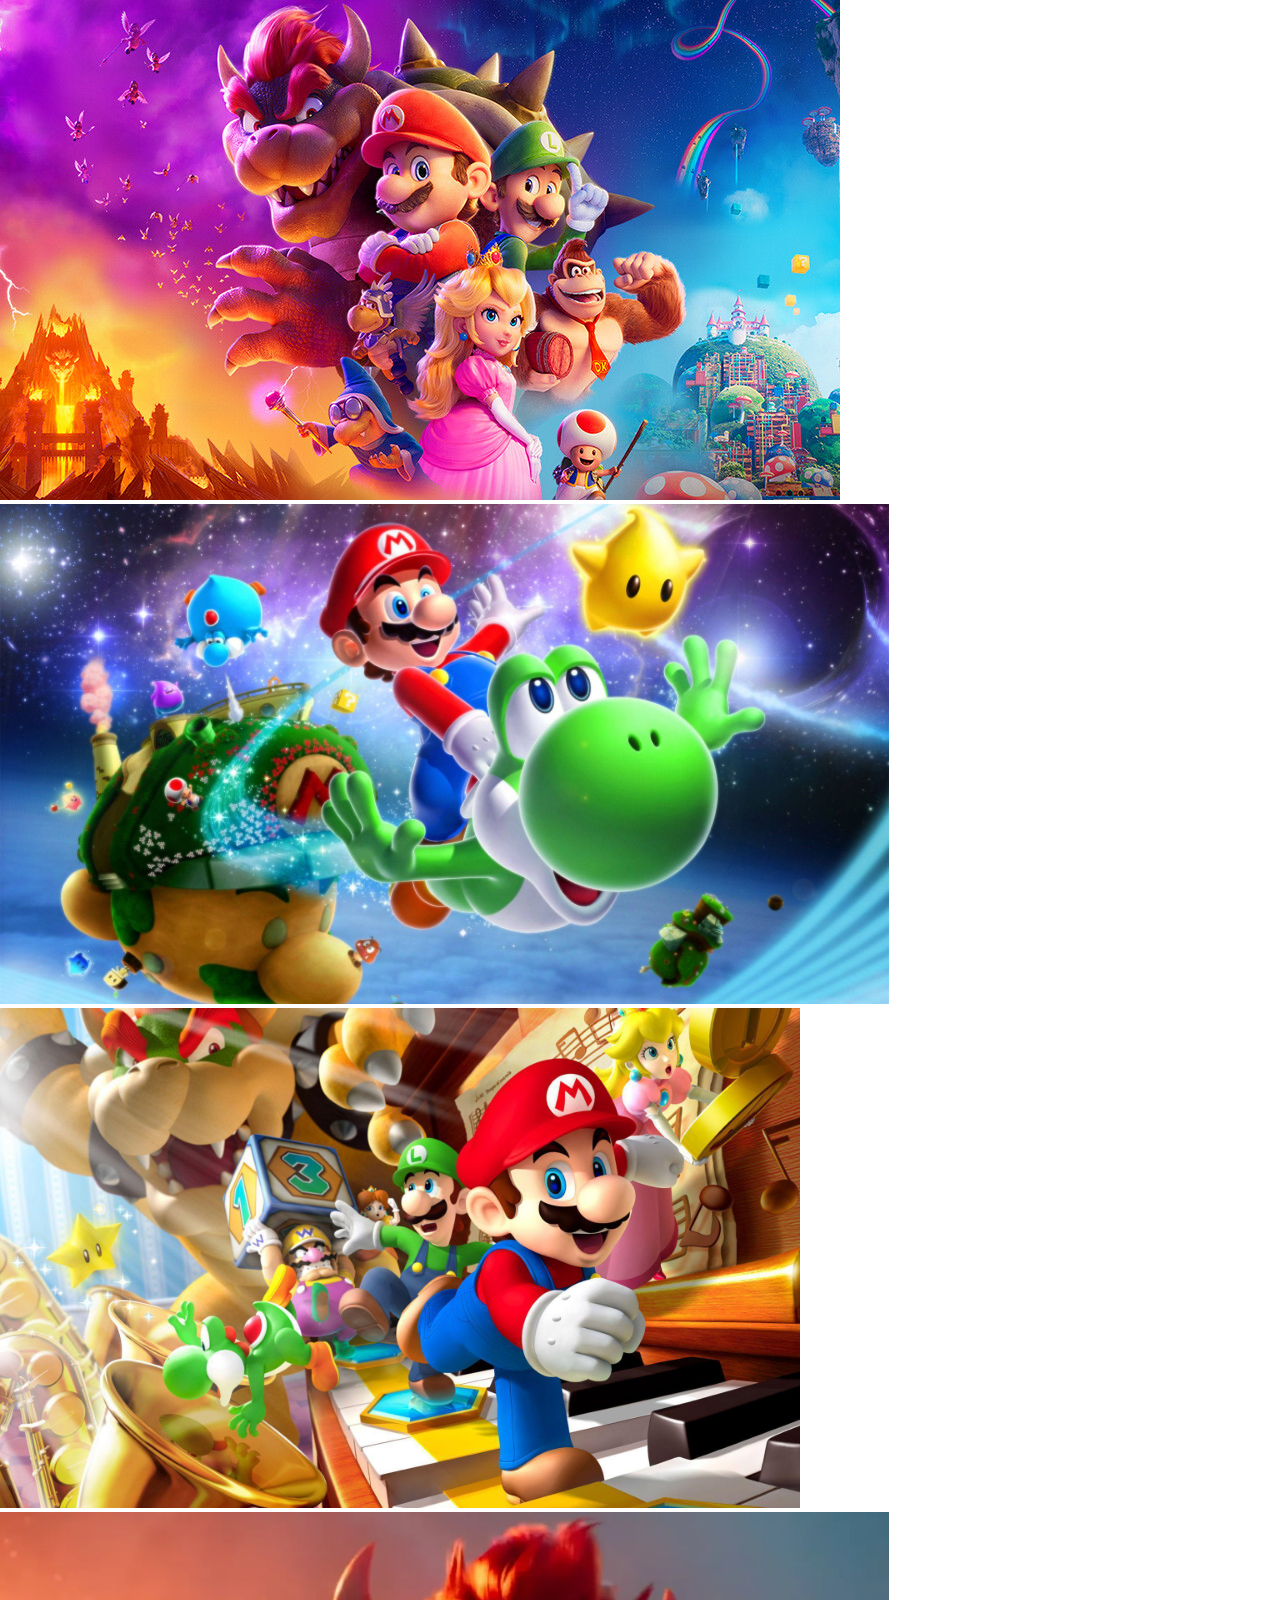
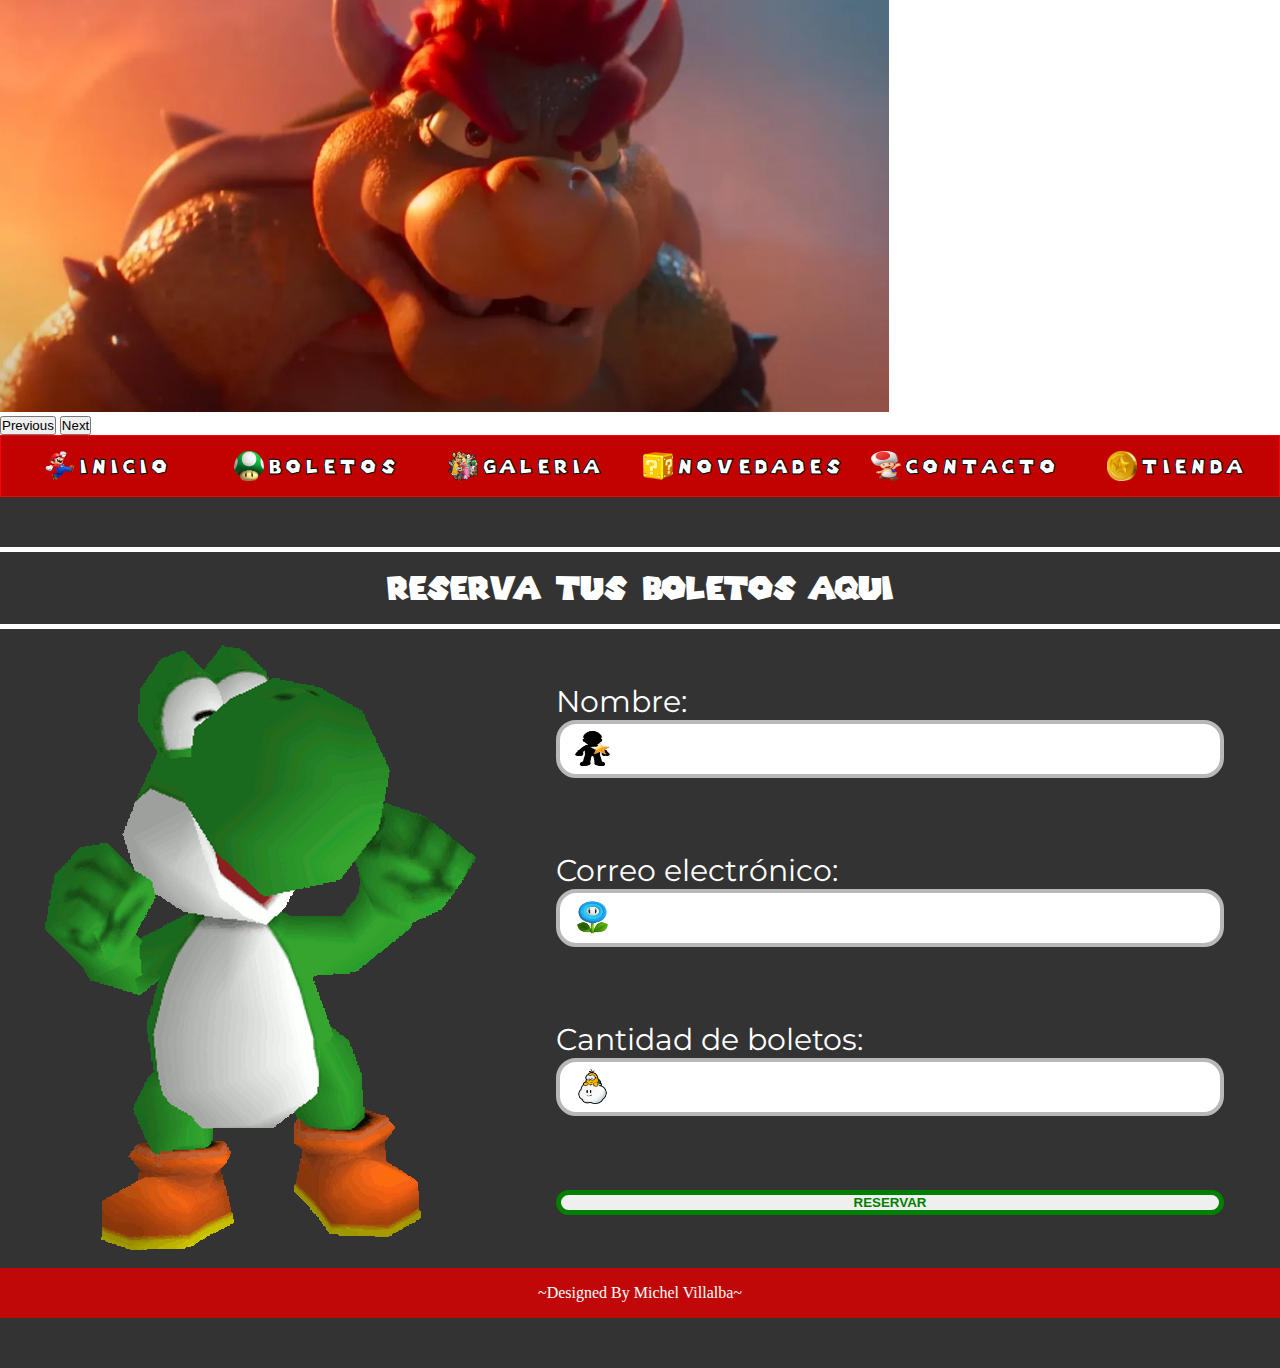
<file: html/index2.html>
<!DOCTYPE html>
<html>
<head>
<meta charset="UTF-8">
    <meta http-equiv="X-UA-Compatible" content="IE=edge">
    <meta name="viewport" content="width=device-width, initial-scale=1.0">
	<title>Boletos</title>
	<link rel="icon" href="../img/icon-hongo.png">
	<!--scripts-->
	<script src="https://code.jquery.com/jquery-3.6.0.min.js"></script>
	<script src="../js/script.js" defer></script>
	<script src="https://cdn.jsdelivr.net/npm/bootstrap@5.3.0-alpha3/dist/js/bootstrap.bundle.min.js" integrity="sha384-ENjdO4Dr2bkBIFxQpeoTz1HIcje39Wm4jDKdf19U8gI4ddQ3GYNS7NTKfAdVQSZe" crossorigin="anonymous"></script>
	<script src="../js/script2.js" defer></script>
    <!--Bootstrap-->
    <link href="https://cdn.jsdelivr.net/npm/bootstrap@5.3.0-alpha3/dist/css/bootstrap.min.css" rel="stylesheet" integrity="sha384-KK94CHFLLe+nY2dmCWGMq91rCGa5gtU4mk92HdvYe+M/SXH301p5ILy+dN9+nJOZ" crossorigin="anonymous">
   <!--CSS-->
   <link rel="stylesheet" href="../css/style2.css">
    <!--FONTS-->
    <link rel="preconnect" href="https://fonts.googleapis.com">
    <link rel="preconnect" href="https://fonts.gstatic.com" crossorigin>
    <link href="https://fonts.googleapis.com/css2?family=Montserrat:ital@1&display=swap" rel="stylesheet">
</head>
<body>

<img src="../img/icon-menu-jam.jpeg" alt="menu" class="ham-menu">

<div id="carouselExampleAutoplaying" class="carousel slide" data-bs-ride="carousel">
  <div class="carousel-inner">
    <div class="carousel-item active">
      <img src="../img/Banner.jpeg" class="d-block w-100" alt="...">
    </div>
    <div class="carousel-item">
      <img src="../img/tokaayz2e1i6398t.jpeg" class="d-block w-100" alt="...">
    </div>
    <div class="carousel-item">
      <img src="../img/26539.jpeg" class="d-block w-100" alt="...">
    </div>
    <div class="carousel-item">
      <img src="../img/bowser.jpg" class="d-block w-100" alt="...">
    </div>
  </div>
  <button class="carousel-control-prev" type="button" data-bs-target="#carouselExampleAutoplaying" data-bs-slide="prev">
    <span class="carousel-control-prev-icon" aria-hidden="true"></span>
    <span class="visually-hidden">Previous</span>
  </button>
  <button class="carousel-control-next" type="button" data-bs-target="#carouselExampleAutoplaying" data-bs-slide="next">
    <span class="carousel-control-next-icon" aria-hidden="true"></span>
    <span class="visually-hidden">Next</span>
  </button>
</div>

<!--menu-->
<nav class="nav-menu">
  <ul class="nav-ul">
    <li class="nav-item inicio"><img src="../img/icon-mario-saltando.jpg" alt="mario" class="icon-menu"> inicio</li>
    <li class="nav-item boletos"><img src="../img/icon-hongo-verde.jpg" alt="mario" class="icon-menu"> Boletos</li>
    <li class="nav-item galeria"><img src="../img/icon-collage-mario.jpg" alt="mario" class="icon-menu"> Galeria</li>
    <li class="nav-item novedades"><img src="../img/icon-bloque.jpg" alt="mario" class="icon-menu"> Novedades</li>
    <li class="nav-item contacto"><img src="../img/icon-toad.jpg" alt="mario" class="icon-menu"> Contacto</li>
    <li class="nav-item tienda"><img src="../img/icon-star-coin.jpg" alt="mario" class="icon-menu"> Tienda</li>  
  </ul>
</nav>
<div class="contenido">
  <h1 class="title-reserv">RESERVA TUS BOLETOS AQUI</h1>
  <div class="form-container">
    <figure class="fig-img-container">
      <img src="../img/yoshi.gif" alt="Yoshi">
	</figure>
	<form id="reserva-form" method="POST">
		<label for="nombre">Nombre:</label>
		<input type="text" id="nombre" name="nombre" required><br><br>
		<label for="correo">Correo electrónico:</label>
		<input type="email" id="correo" name="correo" required><br><br>
		<label for="cantidad">Cantidad de boletos:</label>
		<input type="number" id="cantidad" name="cantidad" min="1" max="5" required><br><br>
		<input type="submit" value="Reservar" class="btn-enviar-reserva">
	</form>
	</div>
	<div id="confirmacion"></div>

  <audio autoplay>
    <source src="../audio/Boletos Super Mario Bros NES Music  Hurried Overworld.mp3" type="audio/mpeg">
    Tu navegador no soporta la etiqueta de audio HTML5.
  </audio>
  <footer>
    ~Designed By Michel Villalba~
  </footer>
  
  
</body>
</html>
</file>
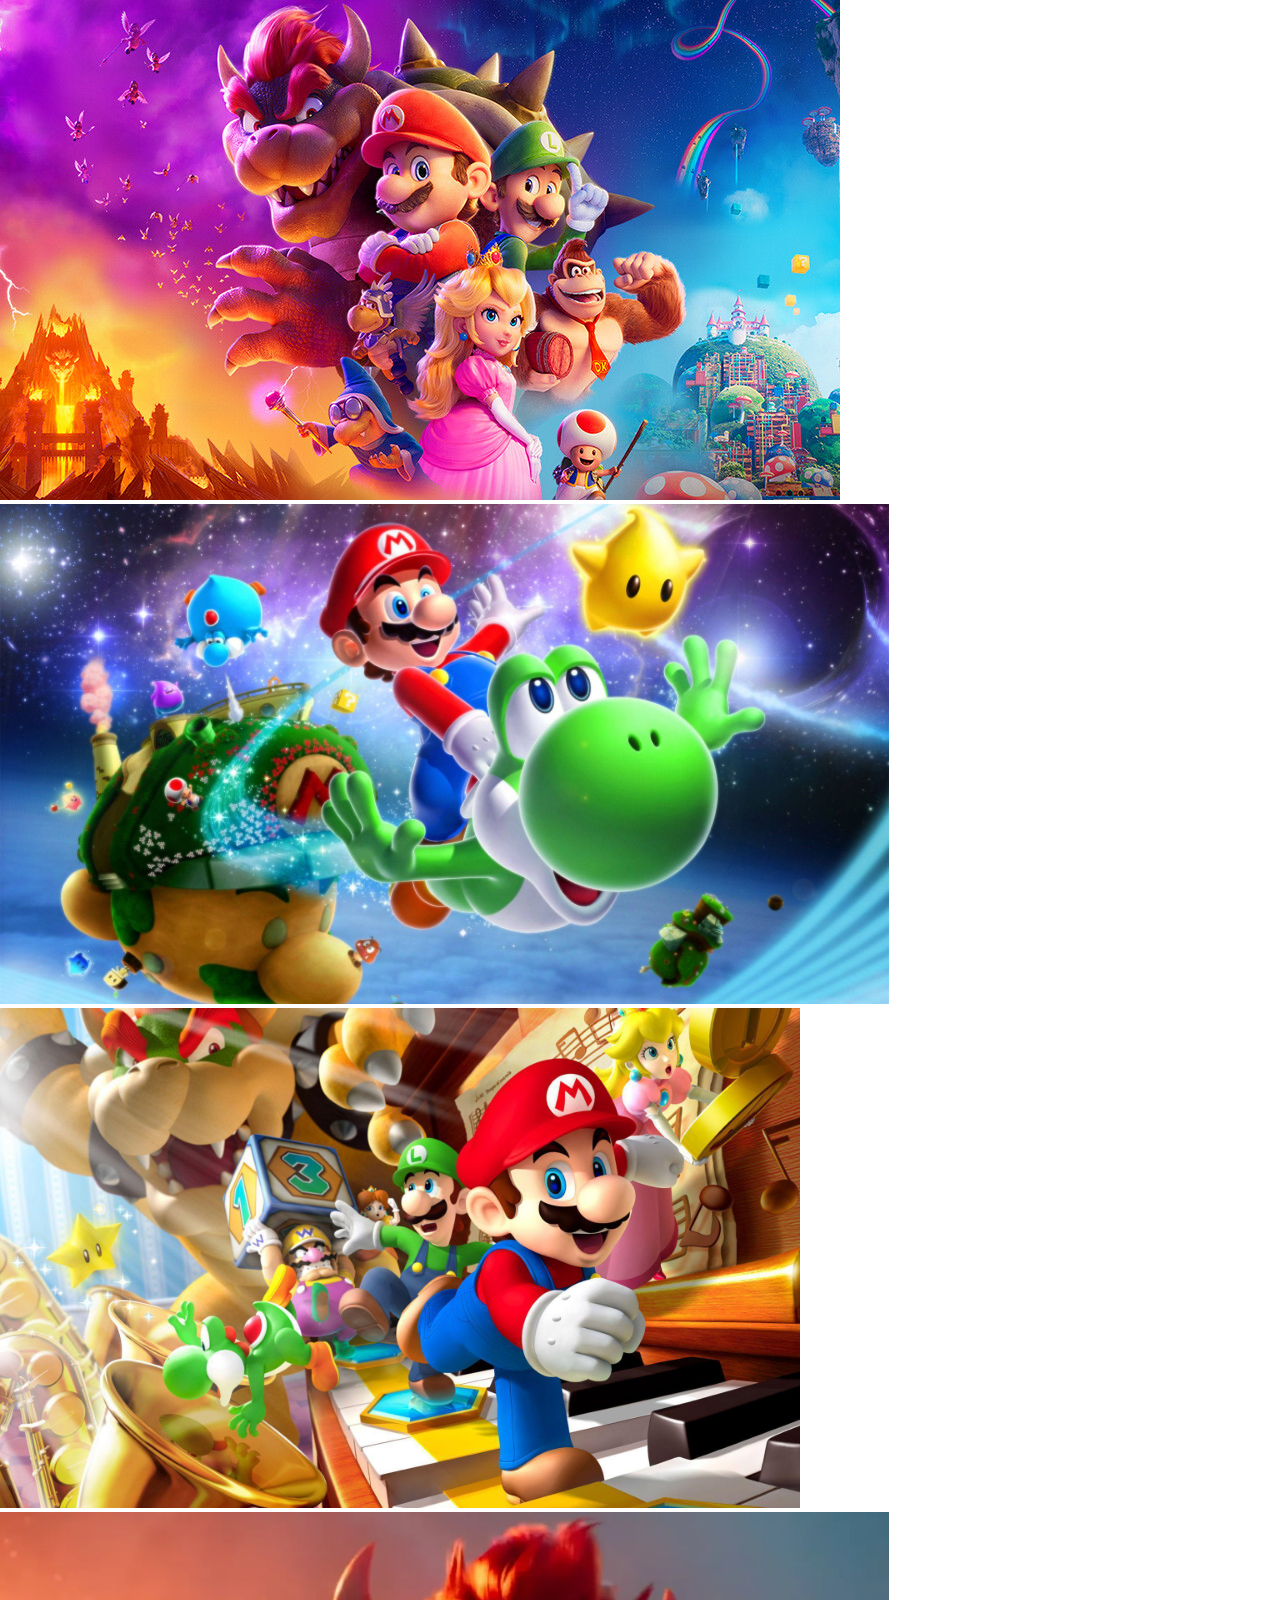
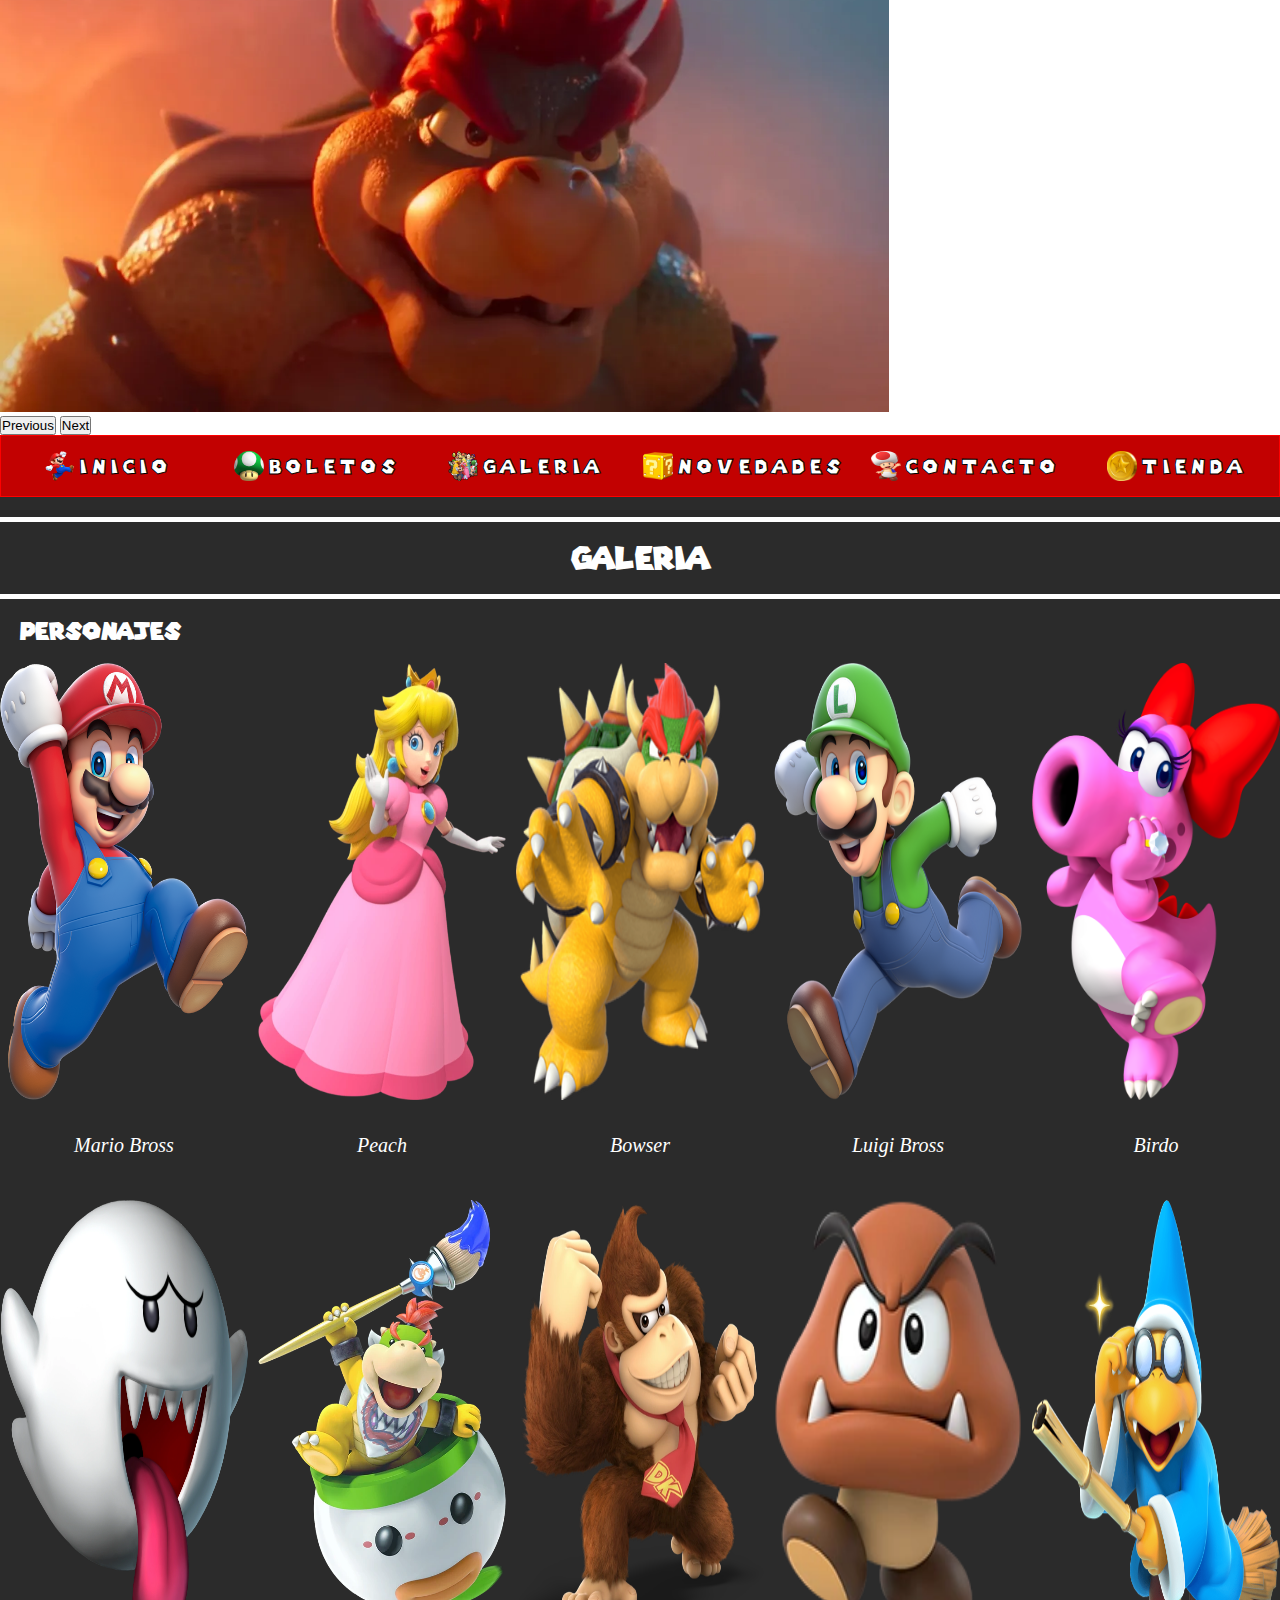
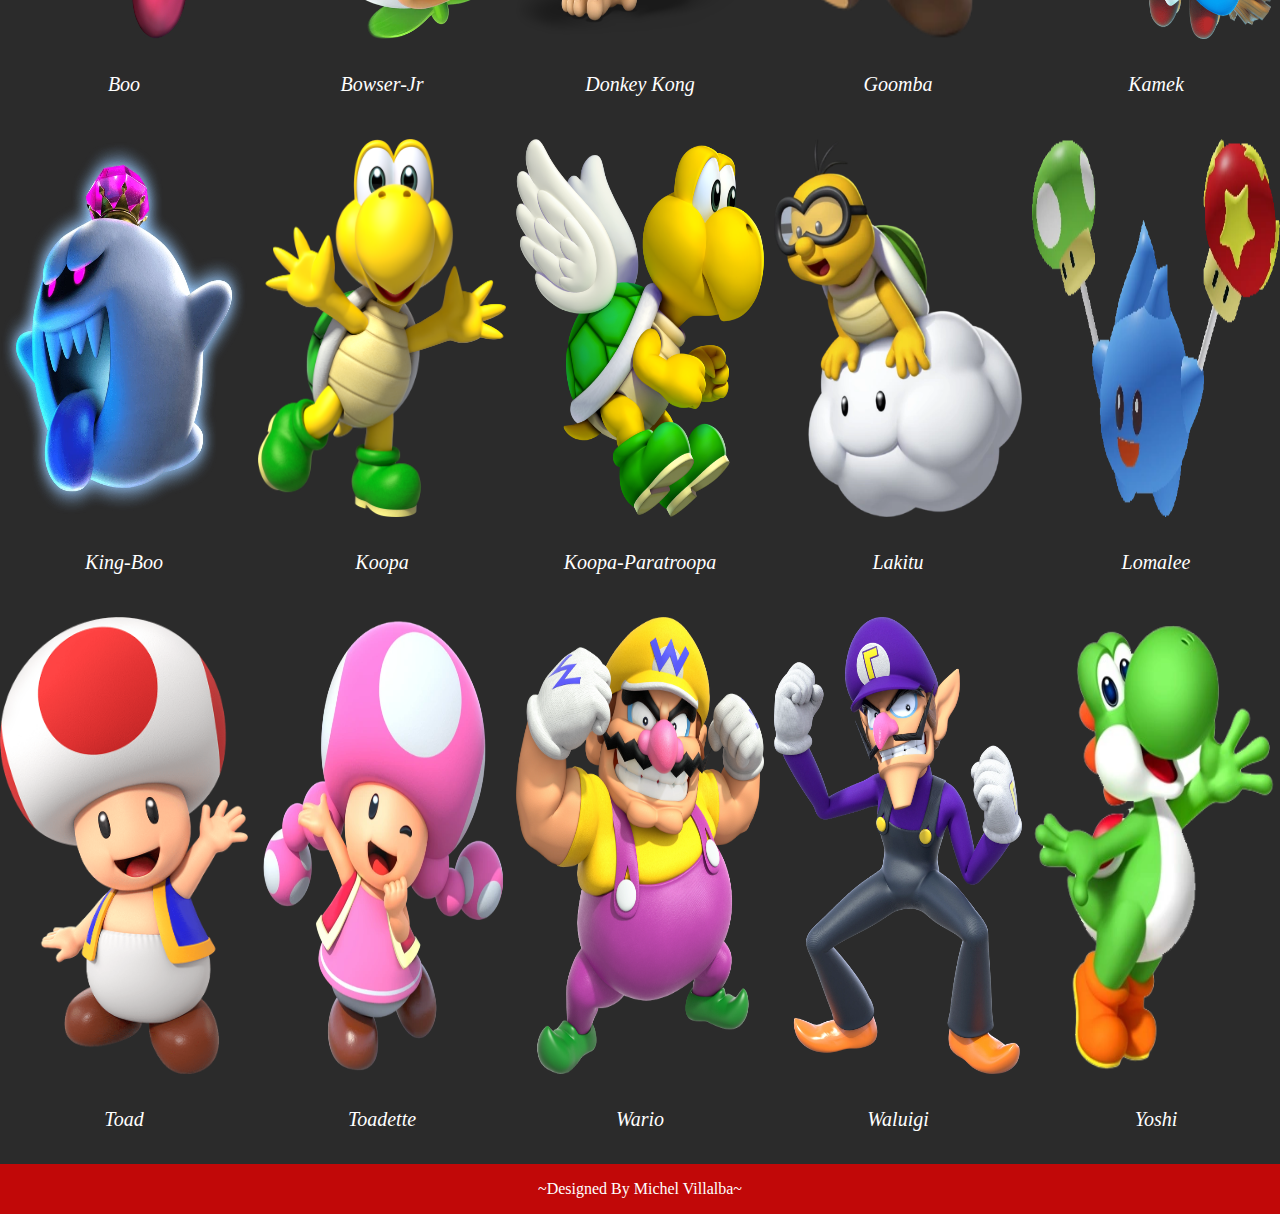
<file: html/index3.html>
<!DOCTYPE html>
<html lang="en">
<head>
    <meta charset="UTF-8">
    <meta http-equiv="X-UA-Compatible" content="IE=edge">
    <meta name="viewport" content="width=device-width, initial-scale=1.0">
    <title>Galeria</title>
    <link rel="icon" href="../img/icon-hongo.png">
    <!--Bootstrap-->
    <link href="https://cdn.jsdelivr.net/npm/bootstrap@5.3.0-alpha3/dist/css/bootstrap.min.css" rel="stylesheet" integrity="sha384-KK94CHFLLe+nY2dmCWGMq91rCGa5gtU4mk92HdvYe+M/SXH301p5ILy+dN9+nJOZ" crossorigin="anonymous">
   <!--CSS-->
   <link rel="stylesheet" href="../css/style3.css">
    <!--FONTS-->

    <!--Js-->
    <script src="https://cdn.jsdelivr.net/npm/bootstrap@5.3.0-alpha3/dist/js/bootstrap.bundle.min.js" integrity="sha384-ENjdO4Dr2bkBIFxQpeoTz1HIcje39Wm4jDKdf19U8gI4ddQ3GYNS7NTKfAdVQSZe" crossorigin="anonymous" defer></script>
    <script src="../js/script.js" defer></script>
</head>
<body>
<img src="../img/icon-menu-jam.jpeg" alt="menu" class="ham-menu">

<div id="carouselExampleAutoplaying" class="carousel slide" data-bs-ride="carousel">
  <div class="carousel-inner">
    <div class="carousel-item active">
      <img src="../img/Banner.jpeg" class="d-block w-100" alt="...">
    </div>
    <div class="carousel-item">
      <img src="../img/tokaayz2e1i6398t.jpeg" class="d-block w-100" alt="...">
    </div>
    <div class="carousel-item">
      <img src="../img/26539.jpeg" class="d-block w-100" alt="...">
    </div>
    <div class="carousel-item">
      <img src="../img/bowser.jpg" class="d-block w-100" alt="...">
    </div>
  </div>
  <button class="carousel-control-prev" type="button" data-bs-target="#carouselExampleAutoplaying" data-bs-slide="prev">
    <span class="carousel-control-prev-icon" aria-hidden="true"></span>
    <span class="visually-hidden">Previous</span>
  </button>
  <button class="carousel-control-next" type="button" data-bs-target="#carouselExampleAutoplaying" data-bs-slide="next">
    <span class="carousel-control-next-icon" aria-hidden="true"></span>
    <span class="visually-hidden">Next</span>
  </button>
</div>
<!--menu-->
<nav class="nav-menu">
  <ul class="nav-ul">
    <li class="nav-item inicio"><img src="../img/icon-mario-saltando.jpg" alt="mario" class="icon-menu"> inicio</li>
    <li class="nav-item boletos"><img src="../img/icon-hongo-verde.jpg" alt="mario" class="icon-menu"> Boletos</li>
    <li class="nav-item galeria"><img src="../img/icon-collage-mario.jpg" alt="mario" class="icon-menu"> Galeria</li>
    <li class="nav-item novedades"><img src="../img/icon-bloque.jpg" alt="mario" class="icon-menu"> Novedades</li>
    <li class="nav-item contacto"><img src="../img/icon-toad.jpg" alt="mario" class="icon-menu"> Contacto</li>
    <li class="nav-item tienda"><img src="../img/icon-star-coin.jpg" alt="mario" class="icon-menu"> Tienda</li>  
  </ul>
</nav>

<div class="galeria-contenedor">
  <h1>GALERIA</h1>
  <h2>PERSONAJES</h2>

  <div class="galery">
    <figure>
      <img src="../img/c-mario.png" alt="mario" class="img-galery">
      <figcaption>Mario Bross</figcaption>
    </figure>
    <figure>
      <img src="../img/c-peach.webp" alt="Peach" class="img-galery">
      <figcaption>Peach</figcaption>
    </figure>
    <figure>
      <img src="../img/c-bowser.png" alt="Bowser" class="img-galery">
      <figcaption>Bowser</figcaption>
    </figure>
    <figure>
      <img src="../img/c-luigi.png" alt="luigi" class="img-galery">
      <figcaption>Luigi Bross</figcaption>
    </figure>
    <figure>
      <img src="../img/c-birdo.webp" alt="Birdo" class="img-galery">
      <figcaption>Birdo</figcaption>
    </figure>
    <figure>
      <img src="../img/c-boo.webp" alt="Boo" class="img-galery">
      <figcaption>Boo</figcaption>
    </figure>
    <figure>
      <img src="../img/c-bowserJr.webp" alt="Bowser-Jr" class="img-galery">
      <figcaption>Bowser-Jr</figcaption>
    </figure>
    <figure>
      <img src="../img/c-Donkey.webp" alt="Donkey Kong" class="img-galery">
      <figcaption>Donkey Kong</figcaption>
    </figure>
    <figure>
      <img src="../img/c-goomba.webp" alt="goomba" class="img-galery">
      <figcaption>Goomba</figcaption>
    </figure>
    <figure>
      <img src="../img/c-kamek.webp" alt="Kamek" class="img-galery">
      <figcaption>Kamek</figcaption>
    </figure>
    <figure>
      <img src="../img/c-kingBoo.webp" alt="King-Boo" class="img-galery">
      <figcaption>King-Boo</figcaption>
    </figure>
    <figure>
      <img src="../img/c-koopa.webp" alt="koopa" class="img-galery">
      <figcaption>Koopa</figcaption>
    </figure>
    <figure>
      <img src="../img/c-koopaParatroopa.png" alt="Koopa-Paratroopa" class="img-galery">
      <figcaption>Koopa-Paratroopa</figcaption>
    </figure>
    <figure>
      <img src="../img/c-lakitu.webp" alt="Lakitu" class="img-galery">
      <figcaption>Lakitu</figcaption>
    </figure>
    <figure>
      <img src="../img/c-lomalee.webp" alt="Lomalee" class="img-galery">
      <figcaption>Lomalee</figcaption>
    </figure>
    <figure>
      <img src="../img/c-toad.webp" alt="Toad" class="img-galery">
      <figcaption>Toad</figcaption>
    </figure>
    <figure>
      <img src="../img/c-toadette.webp" alt="Toadette" class="img-galery">
      <figcaption>Toadette</figcaption>
    </figure>
    <figure>
      <img src="../img/c-wario.webp" alt="Wario" class="img-galery">
      <figcaption>Wario</figcaption>
    </figure>
    <figure>
      <img src="../img/c-waluigi.webp" alt="Waluigi" class="img-galery">
      <figcaption>Waluigi</figcaption>
    </figure>
    <figure>
      <img src="../img/c-yoshi.webp" alt="Yoshi" class="img-galery">
      <figcaption>Yoshi</figcaption>
    </figure>
    <!-- Agregar más figuras con imágenes y sus respectivos nombres -->
  </div>
</div>
<audio autoplay>
  <source src="../audio/Agua -Super Mario Bros NES Music  Underwater Theme.mp3" type="audio/mpeg">
  Tu navegador no soporta la etiqueta de audio HTML5.
</audio>
<footer>
  ~Designed By Michel Villalba~
</footer>
</body>
</html>
</file>
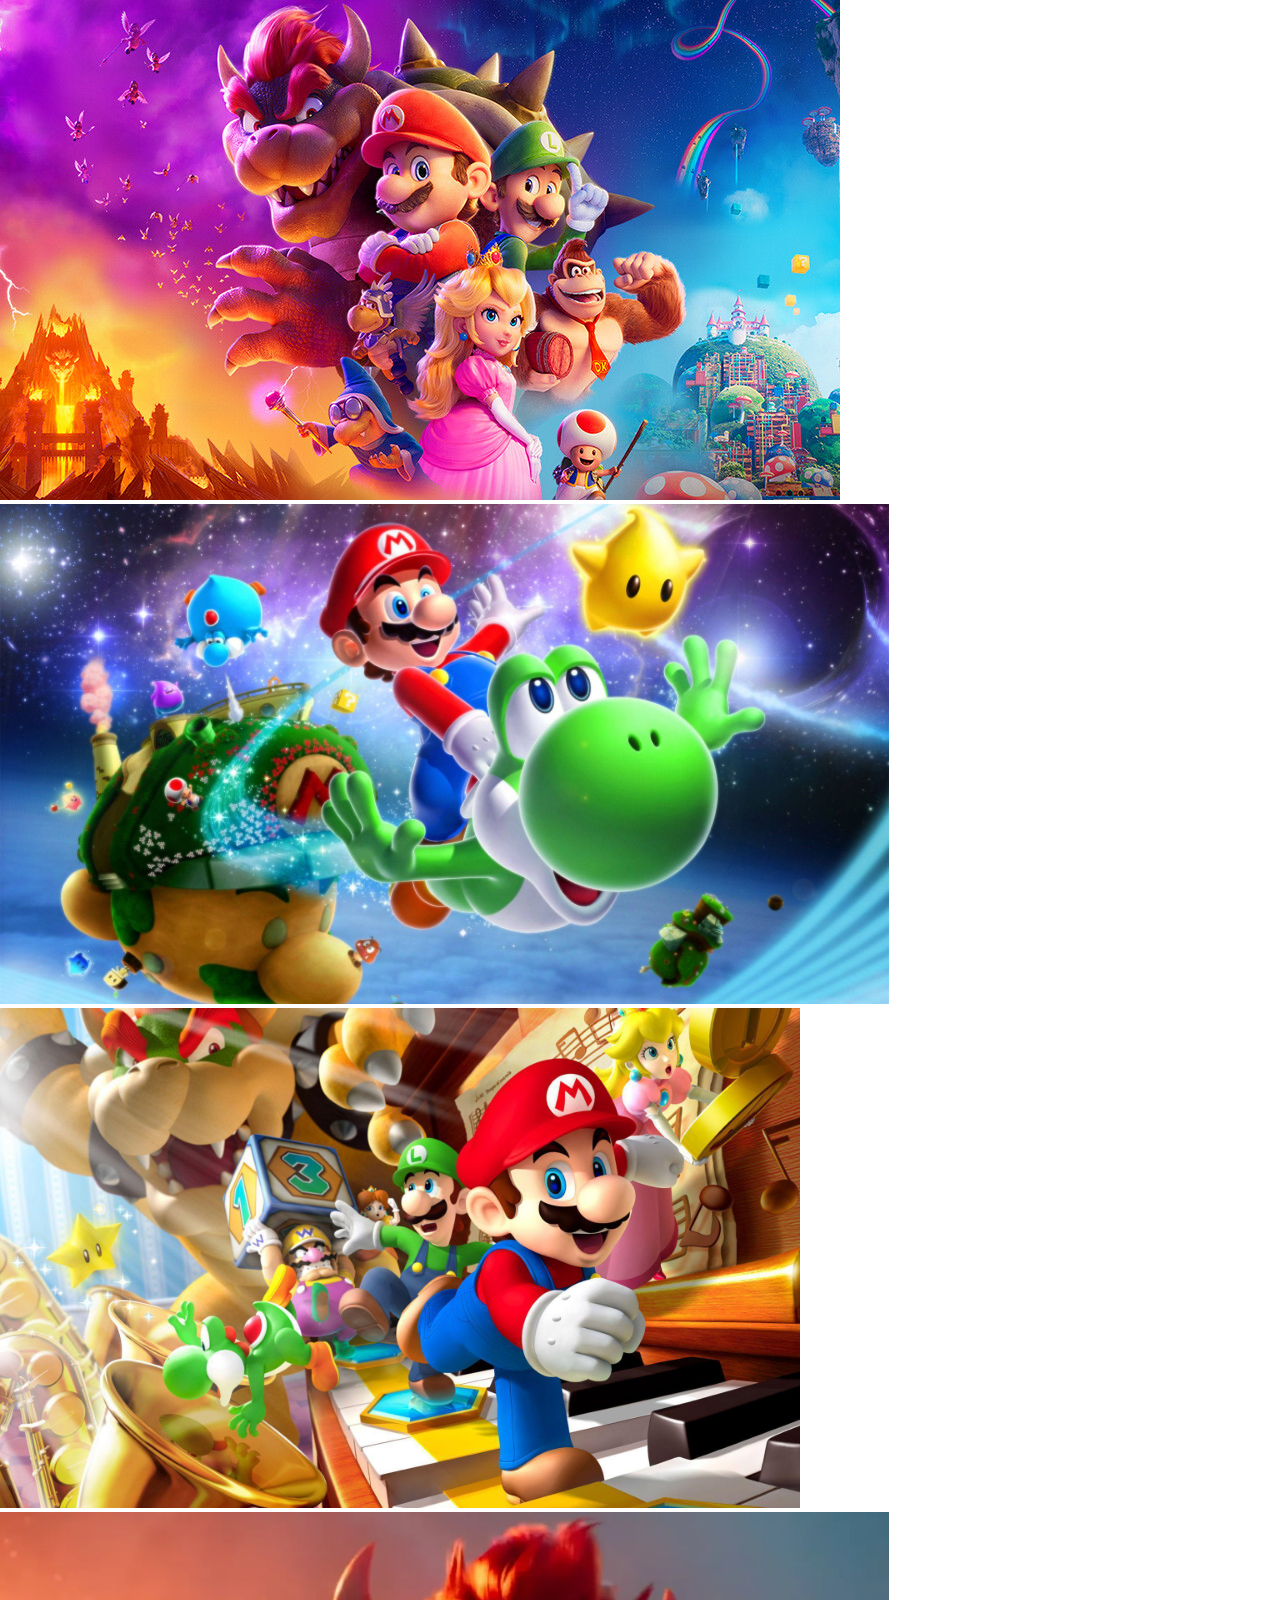
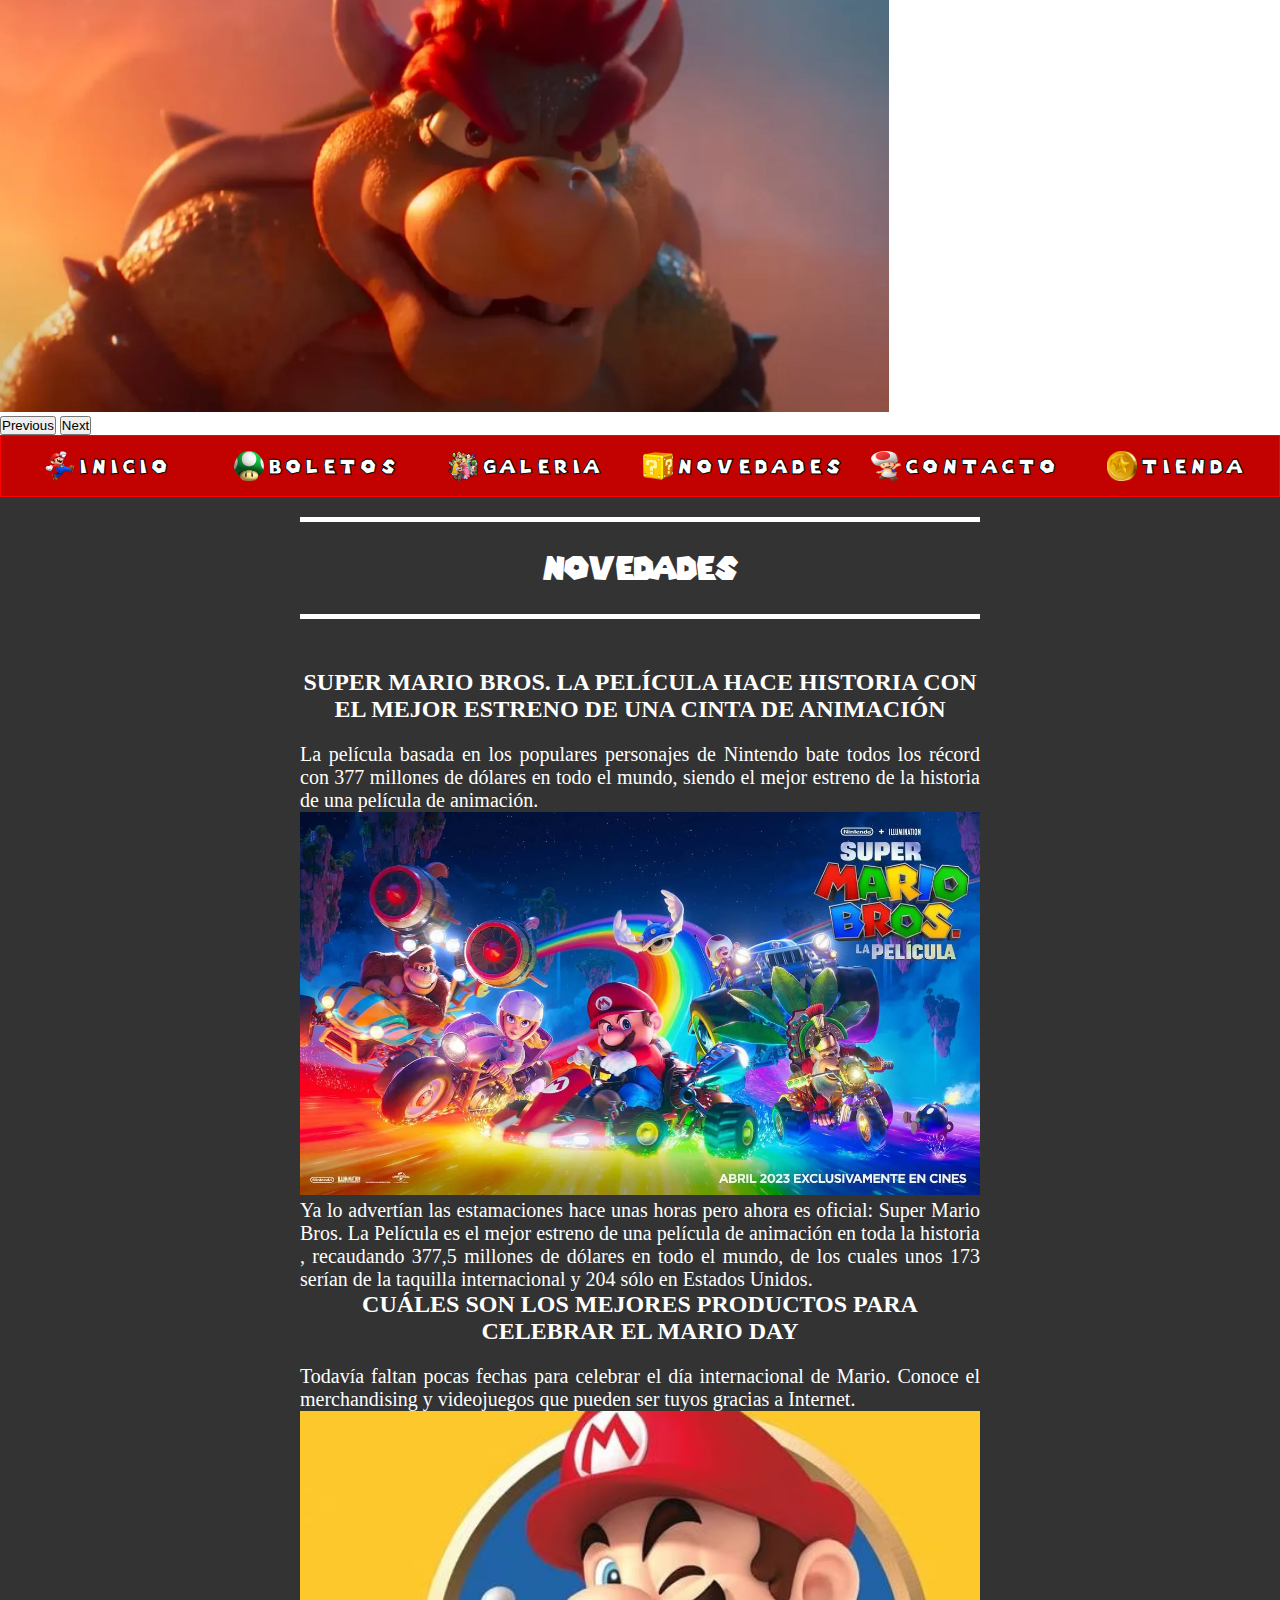
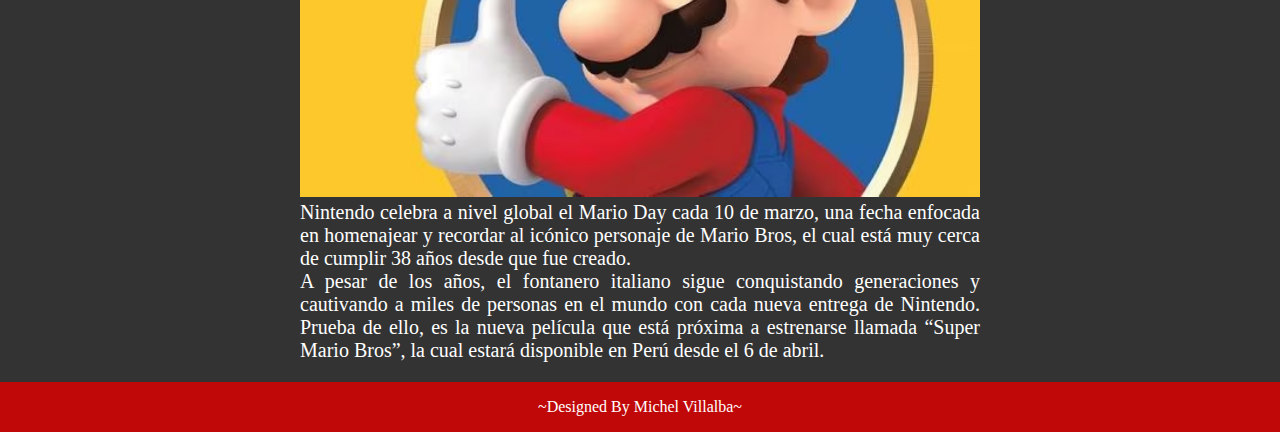
<file: html/index4.html>
<!DOCTYPE html>
<html lang="en">
<head>
    <meta charset="UTF-8">
    <meta http-equiv="X-UA-Compatible" content="IE=edge">
    <meta name="viewport" content="width=device-width, initial-scale=1.0">
    <title>Novedades</title>
    <link rel="icon" href="../img/icon-hongo.png">
    <!--Bootstrap-->
    <link href="https://cdn.jsdelivr.net/npm/bootstrap@5.3.0-alpha3/dist/css/bootstrap.min.css" rel="stylesheet" integrity="sha384-KK94CHFLLe+nY2dmCWGMq91rCGa5gtU4mk92HdvYe+M/SXH301p5ILy+dN9+nJOZ" crossorigin="anonymous">
   <!--CSS-->
   <link rel="stylesheet" href="../css/style4.css">
    <!--FONTS-->
    <!--Js-->
    <script src="https://cdn.jsdelivr.net/npm/bootstrap@5.3.0-alpha3/dist/js/bootstrap.bundle.min.js" integrity="sha384-ENjdO4Dr2bkBIFxQpeoTz1HIcje39Wm4jDKdf19U8gI4ddQ3GYNS7NTKfAdVQSZe" crossorigin="anonymous" defer></script>
    <script src="../js/script.js" defer></script>
</head>
<body>
<img src="../img/icon-menu-jam.jpeg" alt="menu" class="ham-menu">

<div id="carouselExampleAutoplaying" class="carousel slide" data-bs-ride="carousel">
  <div class="carousel-inner">
    <div class="carousel-item active">
      <img src="../img/Banner.jpeg" class="d-block w-100" alt="...">
    </div>
    <div class="carousel-item">
      <img src="../img/tokaayz2e1i6398t.jpeg" class="d-block w-100" alt="...">
    </div>
    <div class="carousel-item">
      <img src="../img/26539.jpeg" class="d-block w-100" alt="...">
    </div>
    <div class="carousel-item">
      <img src="../img/bowser.jpg" class="d-block w-100" alt="...">
    </div>
  </div>
  <button class="carousel-control-prev" type="button" data-bs-target="#carouselExampleAutoplaying" data-bs-slide="prev">
    <span class="carousel-control-prev-icon" aria-hidden="true"></span>
    <span class="visually-hidden">Previous</span>
  </button>
  <button class="carousel-control-next" type="button" data-bs-target="#carouselExampleAutoplaying" data-bs-slide="next">
    <span class="carousel-control-next-icon" aria-hidden="true"></span>
    <span class="visually-hidden">Next</span>
  </button>
</div>
<!--menu-->
<nav class="nav-menu">
  <ul class="nav-ul">
    <li class="nav-item inicio"><img src="../img/icon-mario-saltando.jpg" alt="mario" class="icon-menu"> inicio</li>
    <li class="nav-item boletos"><img src="../img/icon-hongo-verde.jpg" alt="mario" class="icon-menu"> Boletos</li>
    <li class="nav-item galeria"><img src="../img/icon-collage-mario.jpg" alt="mario" class="icon-menu"> Galeria</li>
    <li class="nav-item novedades"><img src="../img/icon-bloque.jpg" alt="mario" class="icon-menu"> Novedades</li>
    <li class="nav-item contacto"><img src="../img/icon-toad.jpg" alt="mario" class="icon-menu"> Contacto</li>
    <li class="nav-item tinda"><img src="../img/icon-star-coin.jpg" alt="mario" class="icon-menu"> Tienda</li>  
  </ul>
</nav>

<article>
  <h1>NOVEDADES</h1>
  <div class="noticia">
    <h2>Super Mario Bros. La Película hace historia con el mejor estreno de una cinta de animación</h2>
    <p>La película basada en los populares personajes de Nintendo bate todos los récord con 377 millones de dólares en todo el mundo, siendo el mejor estreno de la historia de una película de animación.</p>
  </div>
  <figure>
    <img src="../img/noticia.webp" alt="img-noticia" class="img-noticia">
  </figure>
  <p>Ya lo advertían las estamaciones hace unas horas pero ahora<bold> es oficial: Super Mario Bros. La Película es el mejor estreno de una película de animación en toda la historia </bold>, recaudando 377,5 millones de dólares en todo el mundo, de los cuales unos 173 serían de la taquilla internacional y 204 sólo en Estados Unidos.</p>

  <h2>Cuáles son los mejores productos para celebrar el Mario Day</h2>
    <p>Todavía faltan pocas fechas para celebrar el día internacional de Mario. Conoce el merchandising y videojuegos que pueden ser tuyos gracias a Internet.</p>
  </div>
  <figure>
    <img src="../img/mario-nov.avif" alt="img-noticia" class="img-noticia">
  </figure>
  <p>Nintendo celebra a nivel global el Mario Day cada 10 de marzo, una fecha enfocada en homenajear y recordar al icónico personaje de Mario Bros, el cual está muy cerca de cumplir 38 años desde que fue creado.
    </p><p>
    A pesar de los años, el fontanero italiano sigue conquistando generaciones y cautivando a miles de personas en el mundo con cada nueva entrega de Nintendo. Prueba de ello, es la nueva película que está próxima a estrenarse llamada “Super Mario Bros”, la cual estará disponible en Perú desde el 6 de abril.</p>
</article>
<audio autoplay>
  <source src="../audio/novedadesMario.mp3" type="audio/mpeg">
  Tu navegador no soporta la etiqueta de audio HTML5.
</audio>
<footer>
  ~Designed By Michel Villalba~
</footer>
</body>
</html>
</file>
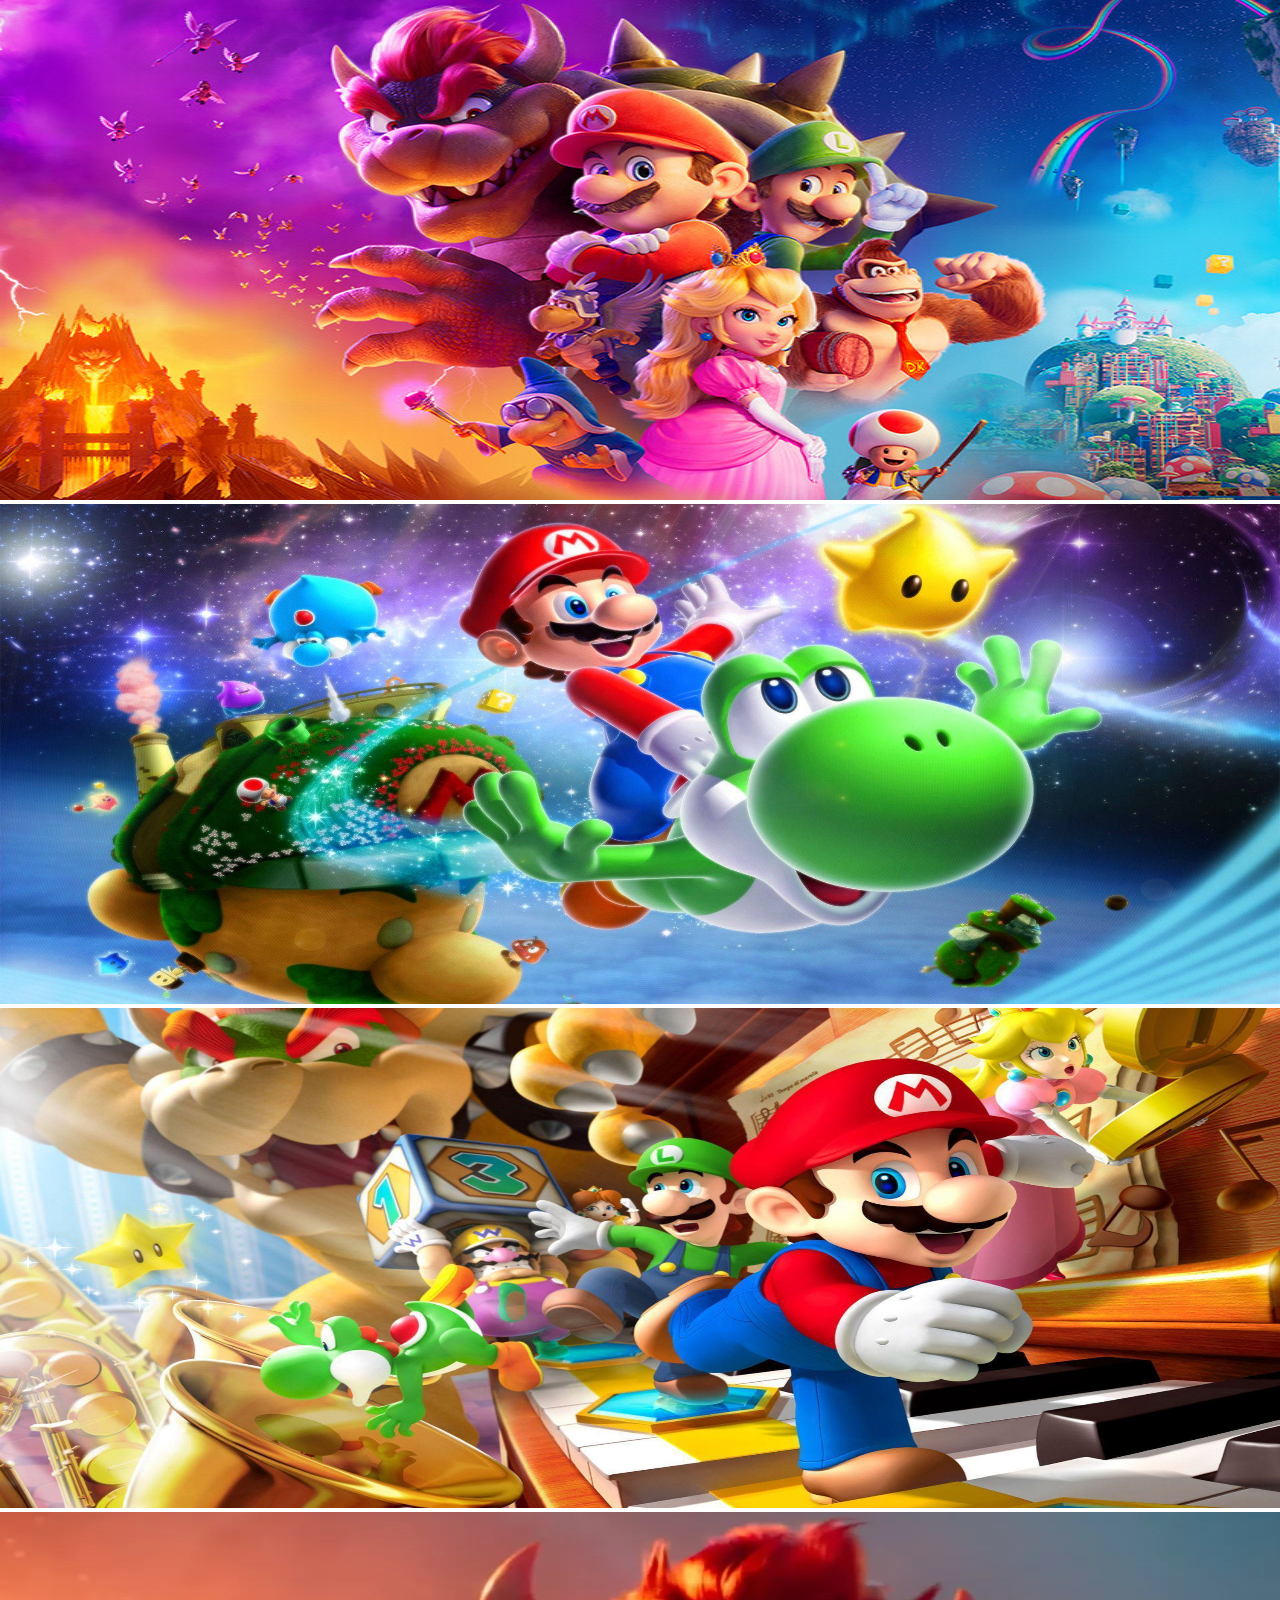
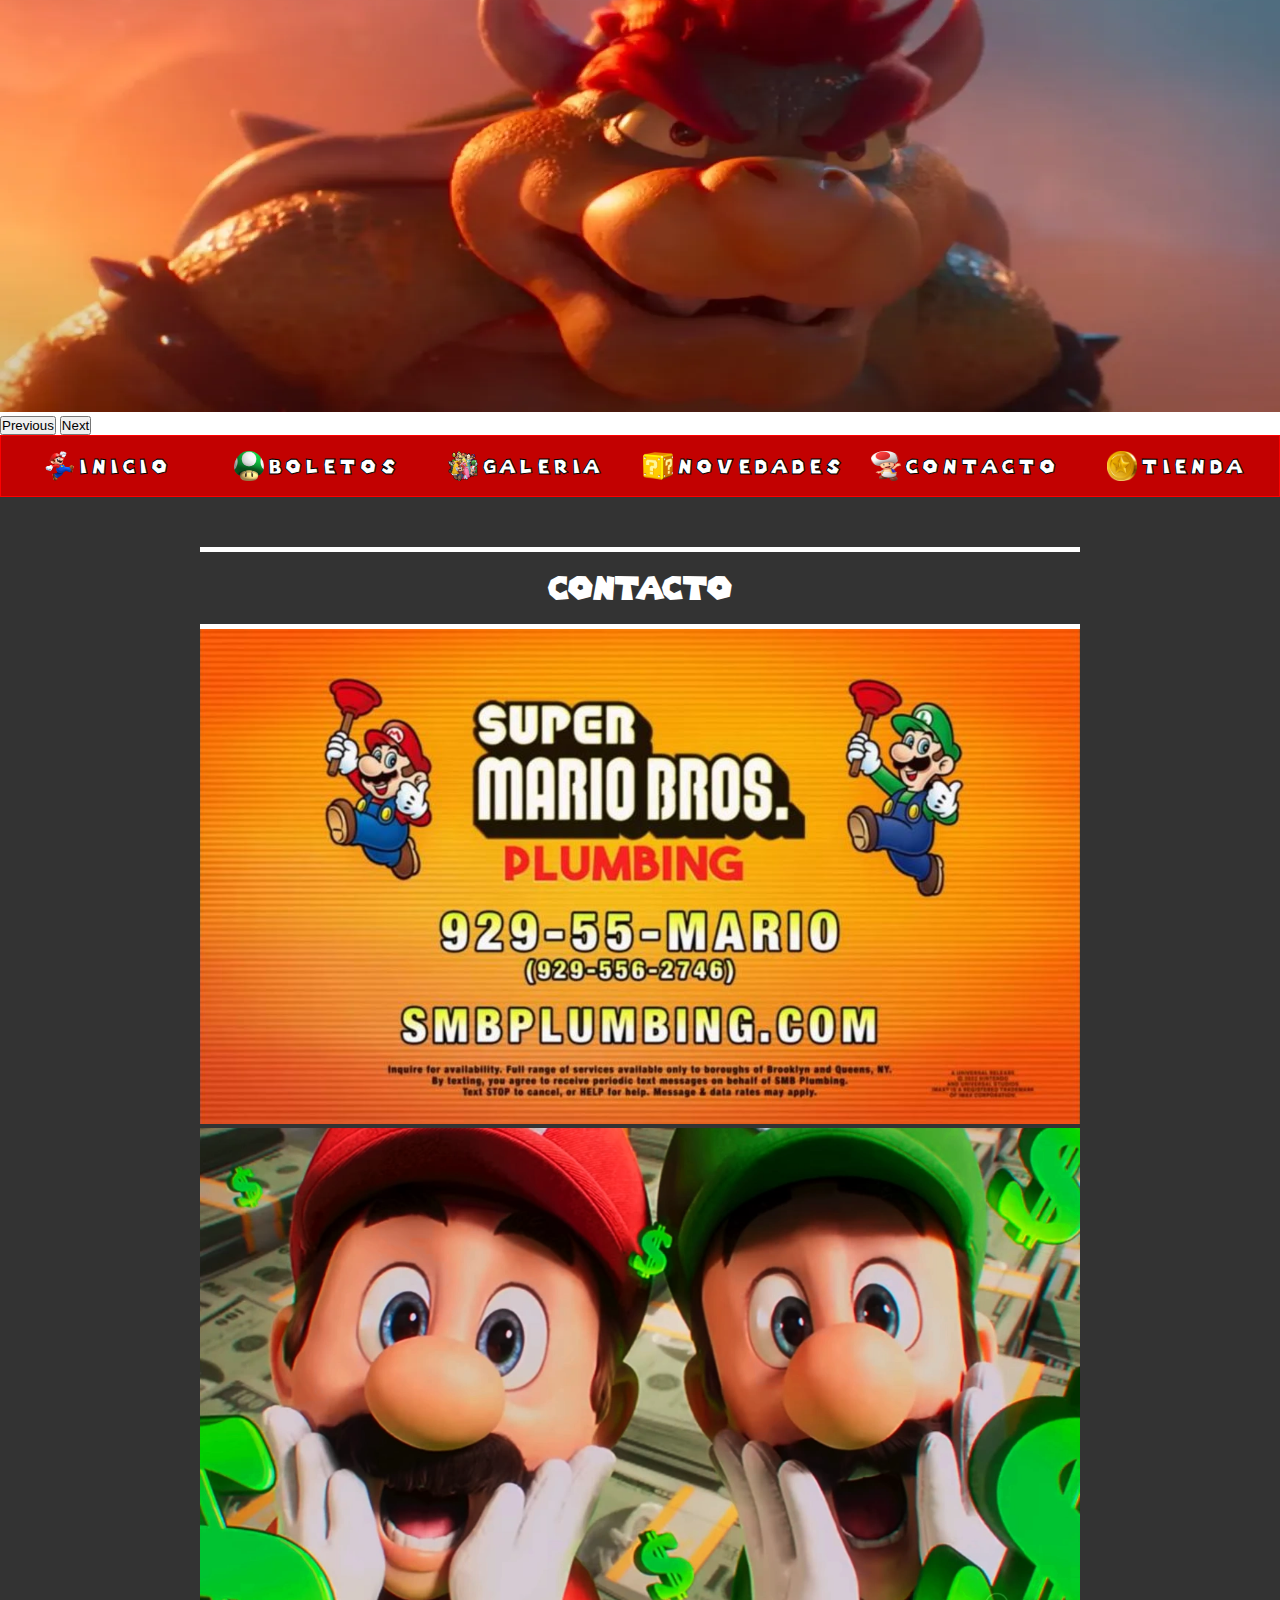
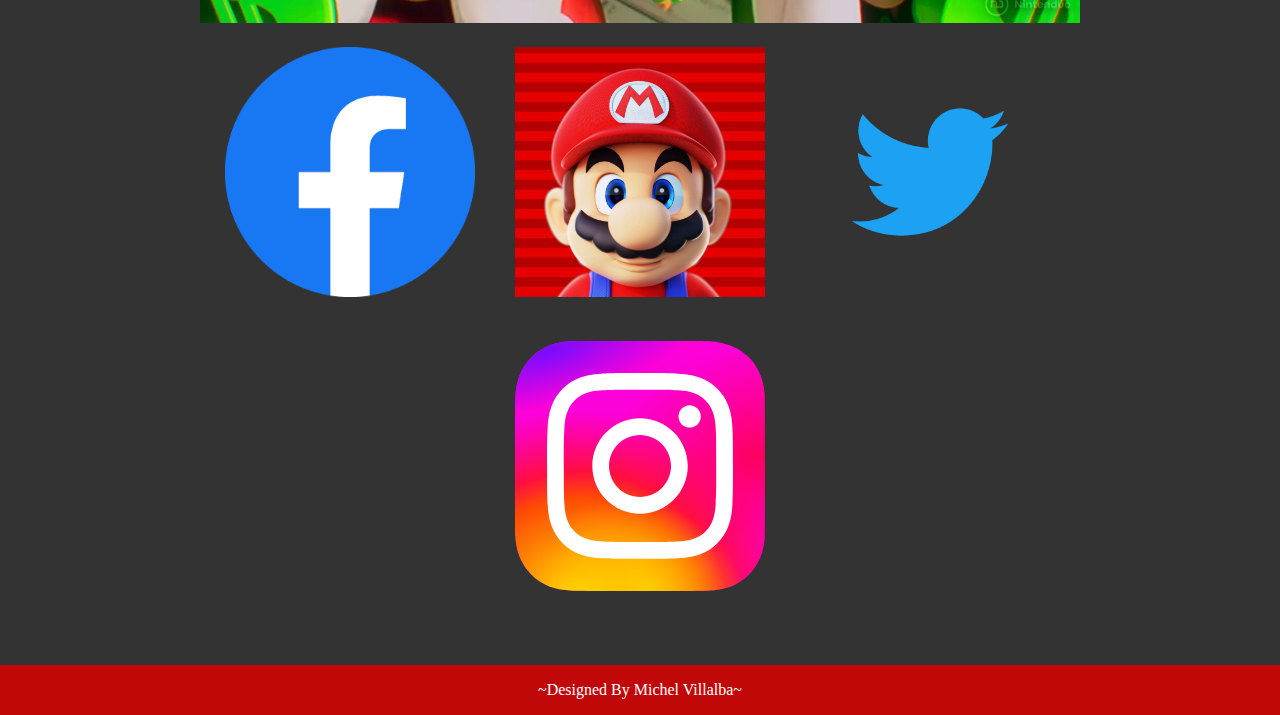
<file: html/index5.html>
<!DOCTYPE html>
<html lang="en">
<head>
    <meta charset="UTF-8">
    <meta http-equiv="X-UA-Compatible" content="IE=edge">
    <meta name="viewport" content="width=device-width, initial-scale=1.0">
    <title>Contacto</title>
    <link rel="icon" href="../img/icon-hongo.png">
    <!--Bootstrap-->
    <link href="https://cdn.jsdelivr.net/npm/bootstrap@5.3.0-alpha3/dist/css/bootstrap.min.css" rel="stylesheet" integrity="sha384-KK94CHFLLe+nY2dmCWGMq91rCGa5gtU4mk92HdvYe+M/SXH301p5ILy+dN9+nJOZ" crossorigin="anonymous">
   <!--CSS-->
   <link rel="stylesheet" href="../css/style5.css">
    <!--FONTS-->
</head>
<body>
<img src="../img/icon-menu-jam.jpeg" alt="menu" class="ham-menu">

<div id="carouselExampleAutoplaying" class="carousel slide" data-bs-ride="carousel">
  <div class="carousel-inner">
    <div class="carousel-item active">
      <img src="../img/Banner.jpeg" class="d-block w-100" alt="...">
    </div>
    <div class="carousel-item">
      <img src="../img/tokaayz2e1i6398t.jpeg" class="d-block w-100" alt="...">
    </div>
    <div class="carousel-item">
      <img src="../img/26539.jpeg" class="d-block w-100" alt="...">
    </div>
    <div class="carousel-item">
      <img src="../img/bowser.jpg" class="d-block w-100" alt="...">
    </div>
  </div>
  <button class="carousel-control-prev" type="button" data-bs-target="#carouselExampleAutoplaying" data-bs-slide="prev">
    <span class="carousel-control-prev-icon" aria-hidden="true"></span>
    <span class="visually-hidden">Previous</span>
  </button>
  <button class="carousel-control-next" type="button" data-bs-target="#carouselExampleAutoplaying" data-bs-slide="next">
    <span class="carousel-control-next-icon" aria-hidden="true"></span>
    <span class="visually-hidden">Next</span>
  </button>
</div>
<!--menu-->
<nav class="nav-menu">
  <ul class="nav-ul">
    <li class="nav-item inicio"><img src="../img/icon-mario-saltando.jpg" alt="mario" class="icon-menu"> inicio</li>
    <li class="nav-item boletos"><img src="../img/icon-hongo-verde.jpg" alt="mario" class="icon-menu"> Boletos</li>
    <li class="nav-item galeria"><img src="../img/icon-collage-mario.jpg" alt="mario" class="icon-menu"> Galeria</li>
    <li class="nav-item novedades"><img src="../img/icon-bloque.jpg" alt="mario" class="icon-menu"> Novedades</li>
    <li class="nav-item contacto"><img src="../img/icon-toad.jpg" alt="mario" class="icon-menu"> Contacto</li>
    <li class="nav-item tienda"><img src="../img/icon-star-coin.jpg" alt="mario" class="icon-menu"> Tienda</li>  
  </ul>
</nav>

<div class="contacto-container">
<h1>
  CONTACTO
</h1>
  <figure>
    <img src="../img/contacto.jpeg" alt="mario">
  </figure>
  <figure>
    <img src="../img/contact.webp" alt="mario">
  </figure>


<div class="redes">
  <figure class="red-container">
    <a href="https://www.facebook.com/Nintendo" target="_blank"><img src="../img/fb_icon_325x325.png" alt="facebook" class="img-red"></a>
  </figure>
  <figure class="red-container">
    <a href="https://mario.nintendo.com/es/" target="_blank"><img src="../img/mario-icon.jpeg" alt="mario" class="img-red"></a>
  </figure>
  <figure class="red-container">
   <a href="https://twitter.com/NintendoLatam"  target="_blank"><img src="../img/twitter.png" alt="twitter" class="img-red"></a> 
  </figure>
  <figure class="red-container"><a href="https://www.instagram.com/nintendoamerica/" target="_blank"><img src="../img/instagram.svg" alt="instagram" class="img-red"></a>
  </figure>
</div>

</div>
<audio autoplay>
  <source src="../audio/endingSuper Mario Bros NES Music  Ending Theme.mp3" type="audio/mpeg">
  Tu navegador no soporta la etiqueta de audio HTML5.
</audio>
<footer>
  ~Designed By Michel Villalba~
</footer>

<!--Js-->
<script src="https://cdn.jsdelivr.net/npm/bootstrap@5.3.0-alpha3/dist/js/bootstrap.bundle.min.js" integrity="sha384-ENjdO4Dr2bkBIFxQpeoTz1HIcje39Wm4jDKdf19U8gI4ddQ3GYNS7NTKfAdVQSZe" crossorigin="anonymous"></script>
<script src="../js/script.js"></script>
</body>
</html>
</file>
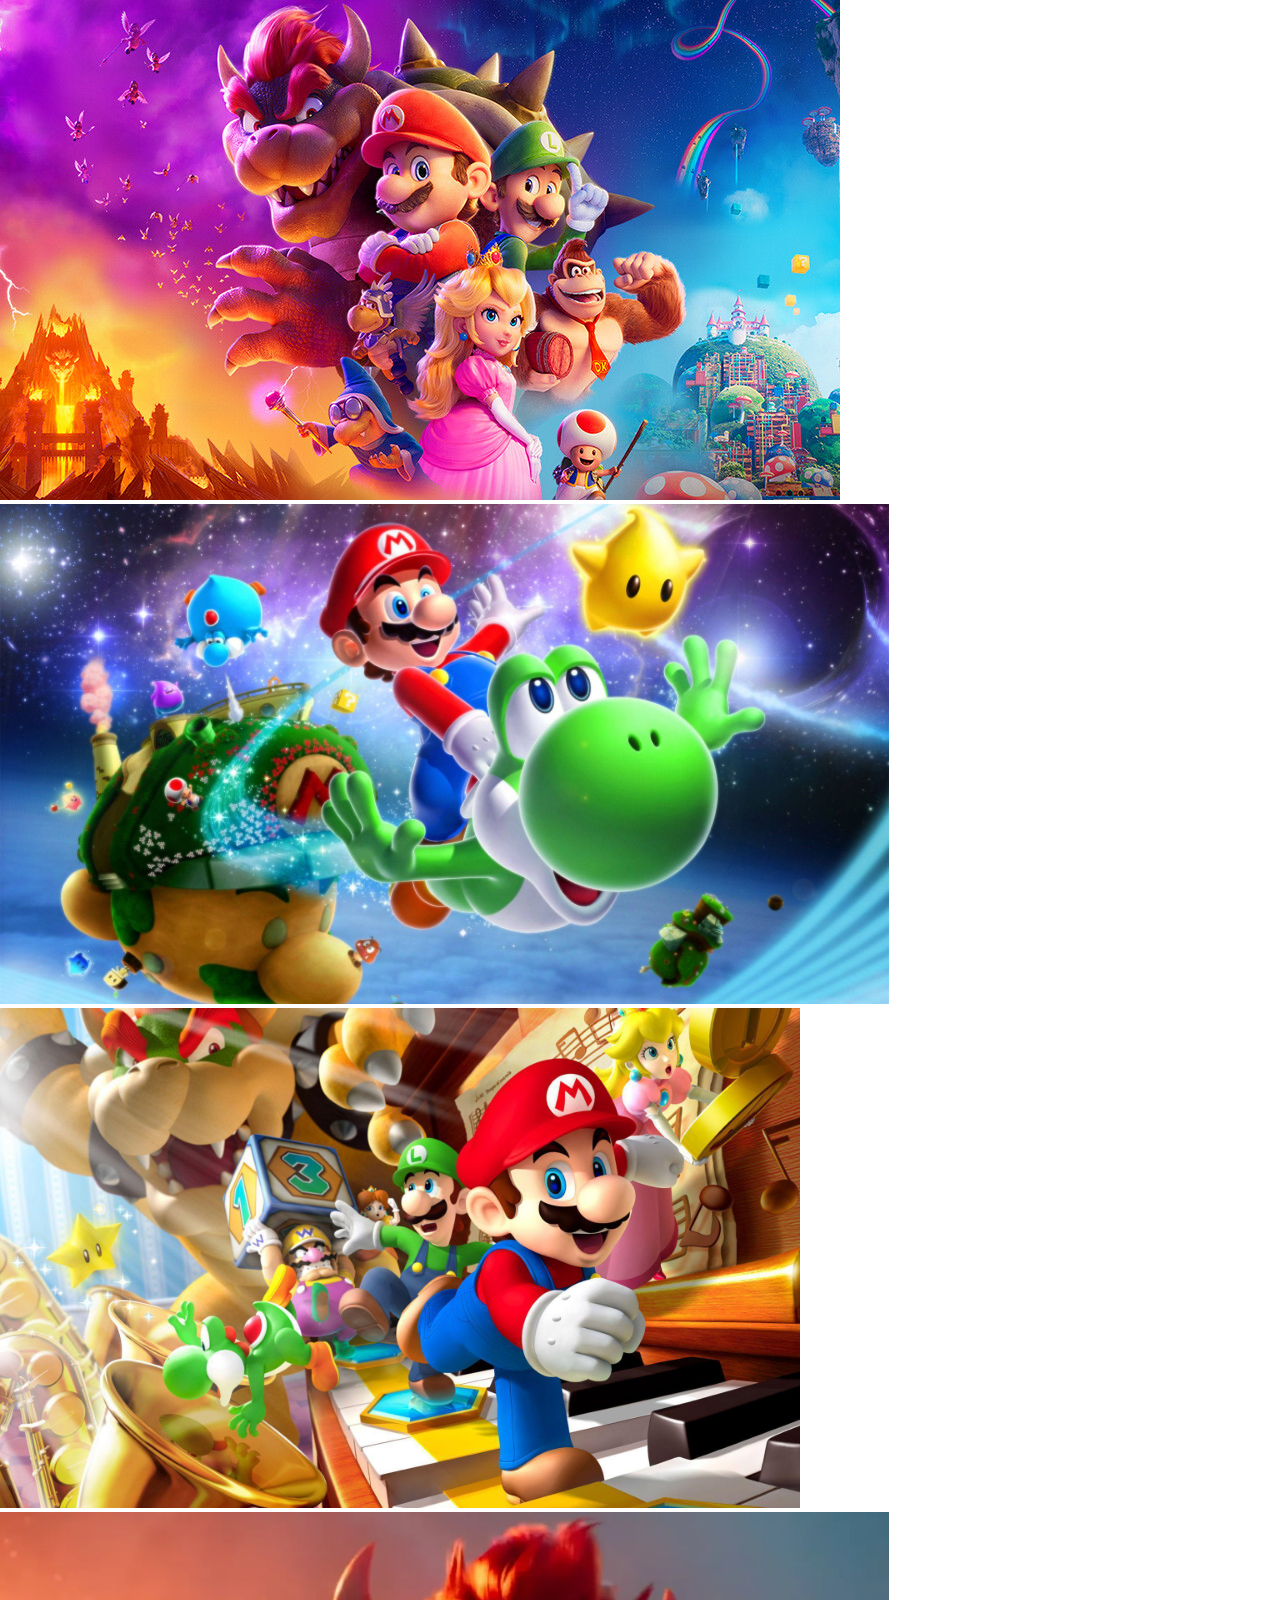
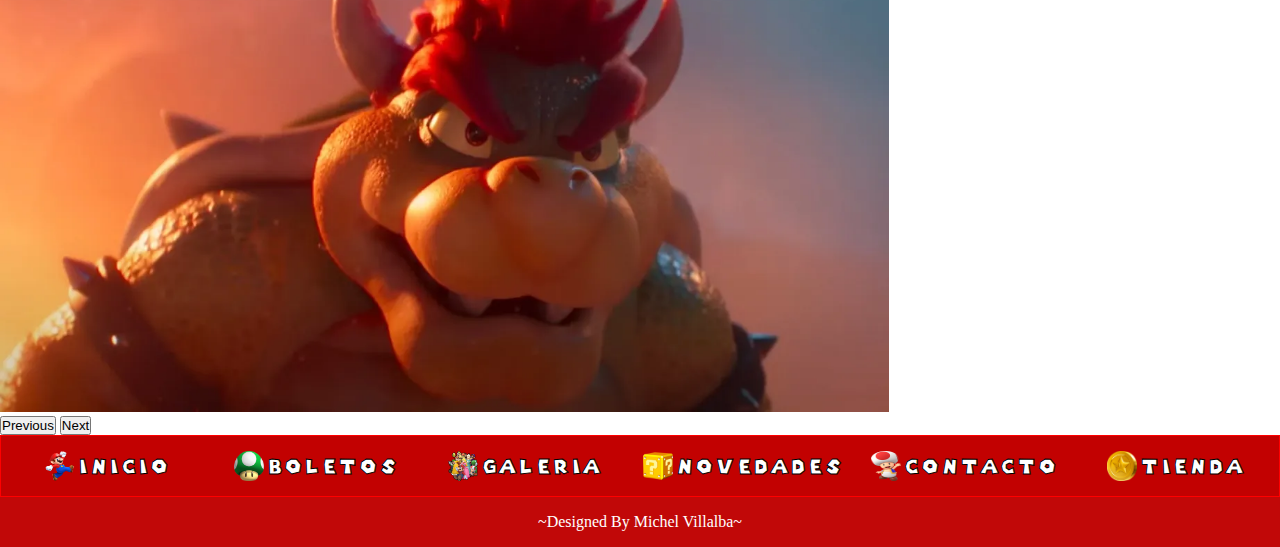
<file: html/index6.html>
<!DOCTYPE html>
<html lang="en">
<head>
    <meta charset="UTF-8">
    <meta http-equiv="X-UA-Compatible" content="IE=edge">
    <meta name="viewport" content="width=device-width, initial-scale=1.0">
    <title>Tienda</title>
    <link rel="icon" href="../img/icon-hongo.png">
    <!--Bootstrap-->
    <link href="https://cdn.jsdelivr.net/npm/bootstrap@5.3.0-alpha3/dist/css/bootstrap.min.css" rel="stylesheet" integrity="sha384-KK94CHFLLe+nY2dmCWGMq91rCGa5gtU4mk92HdvYe+M/SXH301p5ILy+dN9+nJOZ" crossorigin="anonymous">
   <!--CSS-->
   <link rel="stylesheet" href="../css/style6.css">
    <!--FONTS-->
</head>
<body>
<img src="../img/icon-menu-jam.jpeg" alt="menu" class="ham-menu">

<div id="carouselExampleAutoplaying" class="carousel slide" data-bs-ride="carousel">
  <div class="carousel-inner">
    <div class="carousel-item active">
      <img src="../img/Banner.jpeg" class="d-block w-100" alt="...">
    </div>
    <div class="carousel-item">
      <img src="../img/tokaayz2e1i6398t.jpeg" class="d-block w-100" alt="...">
    </div>
    <div class="carousel-item">
      <img src="../img/26539.jpeg" class="d-block w-100" alt="...">
    </div>
    <div class="carousel-item">
      <img src="../img/bowser.jpg" class="d-block w-100" alt="...">
    </div>
  </div>
  <button class="carousel-control-prev" type="button" data-bs-target="#carouselExampleAutoplaying" data-bs-slide="prev">
    <span class="carousel-control-prev-icon" aria-hidden="true"></span>
    <span class="visually-hidden">Previous</span>
  </button>
  <button class="carousel-control-next" type="button" data-bs-target="#carouselExampleAutoplaying" data-bs-slide="next">
    <span class="carousel-control-next-icon" aria-hidden="true"></span>
    <span class="visually-hidden">Next</span>
  </button>
</div>
<!--menu-->
<nav class="nav-menu">
  <ul class="nav-ul">
    <li class="nav-item inicio"><img src="../img/icon-mario-saltando.jpg" alt="mario" class="icon-menu"> inicio</li>
    <li class="nav-item boletos"><img src="../img/icon-hongo-verde.jpg" alt="mario" class="icon-menu"> Boletos</li>
    <li class="nav-item galeria"><img src="../img/icon-collage-mario.jpg" alt="mario" class="icon-menu"> Galeria</li>
    <li class="nav-item novedades"><img src="../img/icon-bloque.jpg" alt="mario" class="icon-menu"> Novedades</li>
    <li class="nav-item contacto"><img src="../img/icon-toad.jpg" alt="mario" class="icon-menu"> Contacto</li>
    <li class="nav-item tienda"><img src="../img/icon-star-coin.jpg" alt="mario" class="icon-menu"> Tienda</li>  
  </ul>
</nav>

<footer>
  ~Designed By Michel Villalba~
</footer>

<!--Js-->
<script src="https://cdn.jsdelivr.net/npm/bootstrap@5.3.0-alpha3/dist/js/bootstrap.bundle.min.js" integrity="sha384-ENjdO4Dr2bkBIFxQpeoTz1HIcje39Wm4jDKdf19U8gI4ddQ3GYNS7NTKfAdVQSZe" crossorigin="anonymous"></script>
<script src="../js/script.js"></script>
</body>
</html>
</file>
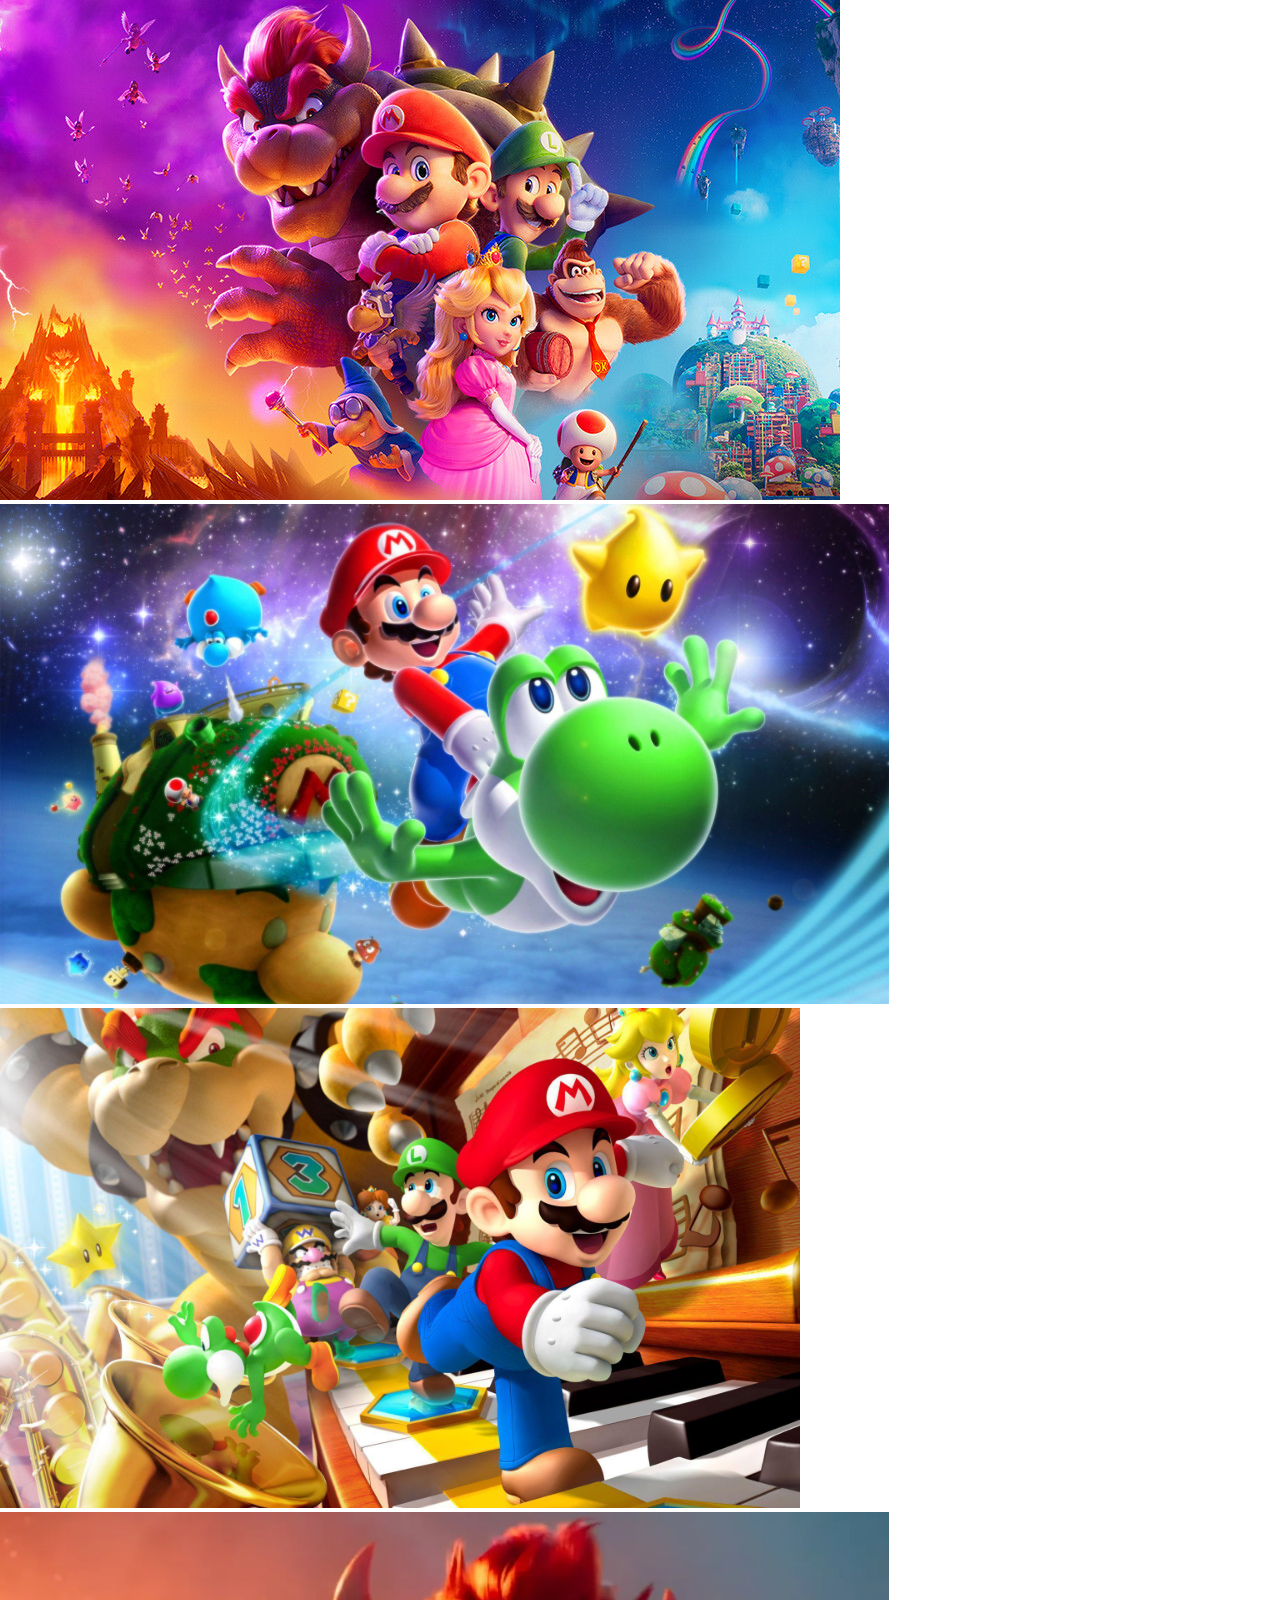
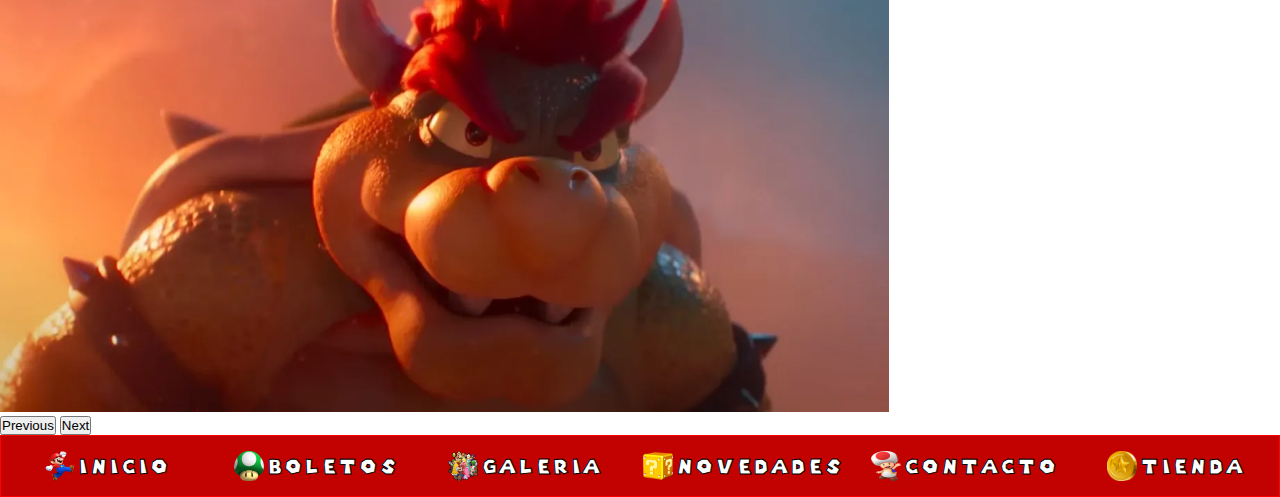
<file: php/index2.html>
<!DOCTYPE html>
<html lang="en">
<head>
    <meta charset="UTF-8">
    <meta http-equiv="X-UA-Compatible" content="IE=edge">
    <meta name="viewport" content="width=device-width, initial-scale=1.0">
    <title>Mario Bros</title>
    <link rel="icon" href="../img/icon-hongo.png">
    <!--Bootstrap-->
    <link href="https://cdn.jsdelivr.net/npm/bootstrap@5.3.0-alpha3/dist/css/bootstrap.min.css" rel="stylesheet" integrity="sha384-KK94CHFLLe+nY2dmCWGMq91rCGa5gtU4mk92HdvYe+M/SXH301p5ILy+dN9+nJOZ" crossorigin="anonymous">
   <!--CSS-->
   <link rel="stylesheet" href="../css/style2.css">
    <!--FONTS-->
</head>
<body>
<img src="../img/icon-menu-jam.jpeg" alt="menu" class="ham-menu">

<div id="carouselExampleAutoplaying" class="carousel slide" data-bs-ride="carousel">
  <div class="carousel-inner">
    <div class="carousel-item active">
      <img src="../img/Banner.jpeg" class="d-block w-100" alt="...">
    </div>
    <div class="carousel-item">
      <img src="../img/tokaayz2e1i6398t.jpeg" class="d-block w-100" alt="...">
    </div>
    <div class="carousel-item">
      <img src="../img/26539.jpeg" class="d-block w-100" alt="...">
    </div>
    <div class="carousel-item">
      <img src="../img/bowser.jpg" class="d-block w-100" alt="...">
    </div>
  </div>
  <button class="carousel-control-prev" type="button" data-bs-target="#carouselExampleAutoplaying" data-bs-slide="prev">
    <span class="carousel-control-prev-icon" aria-hidden="true"></span>
    <span class="visually-hidden">Previous</span>
  </button>
  <button class="carousel-control-next" type="button" data-bs-target="#carouselExampleAutoplaying" data-bs-slide="next">
    <span class="carousel-control-next-icon" aria-hidden="true"></span>
    <span class="visually-hidden">Next</span>
  </button>
</div>
<!--menu-->
<nav class="nav-menu">
  <ul class="nav-ul">
    <li class="nav-item inicio"><img src="../img/icon-mario-saltando.jpg" alt="mario" class="icon-menu"> inicio</li>
    <li class="nav-item boletos"><img src="../img/icon-hongo-verde.jpg" alt="mario" class="icon-menu"> Boletos</li>
    <li class="nav-item galeria"><img src="../img/icon-collage-mario.jpg" alt="mario" class="icon-menu"> Galeria</li>
    <li class="nav-item novedades"><img src="../img/icon-bloque.jpg" alt="mario" class="icon-menu"> Novedades</li>
    <li class="nav-item contacto"><img src="../img/icon-toad.jpg" alt="mario" class="icon-menu"> Contacto</li>
    <li class="nav-item tienda"><img src="../img/icon-star-coin.jpg" alt="mario" class="icon-menu"> Tienda</li>  
  </ul>
</nav>

<!--Js-->
<script src="https://cdn.jsdelivr.net/npm/bootstrap@5.3.0-alpha3/dist/js/bootstrap.bundle.min.js" integrity="sha384-ENjdO4Dr2bkBIFxQpeoTz1HIcje39Wm4jDKdf19U8gI4ddQ3GYNS7NTKfAdVQSZe" crossorigin="anonymous"></script>
<script src="../js/script.js"></script>
</body>
</html>
</file>
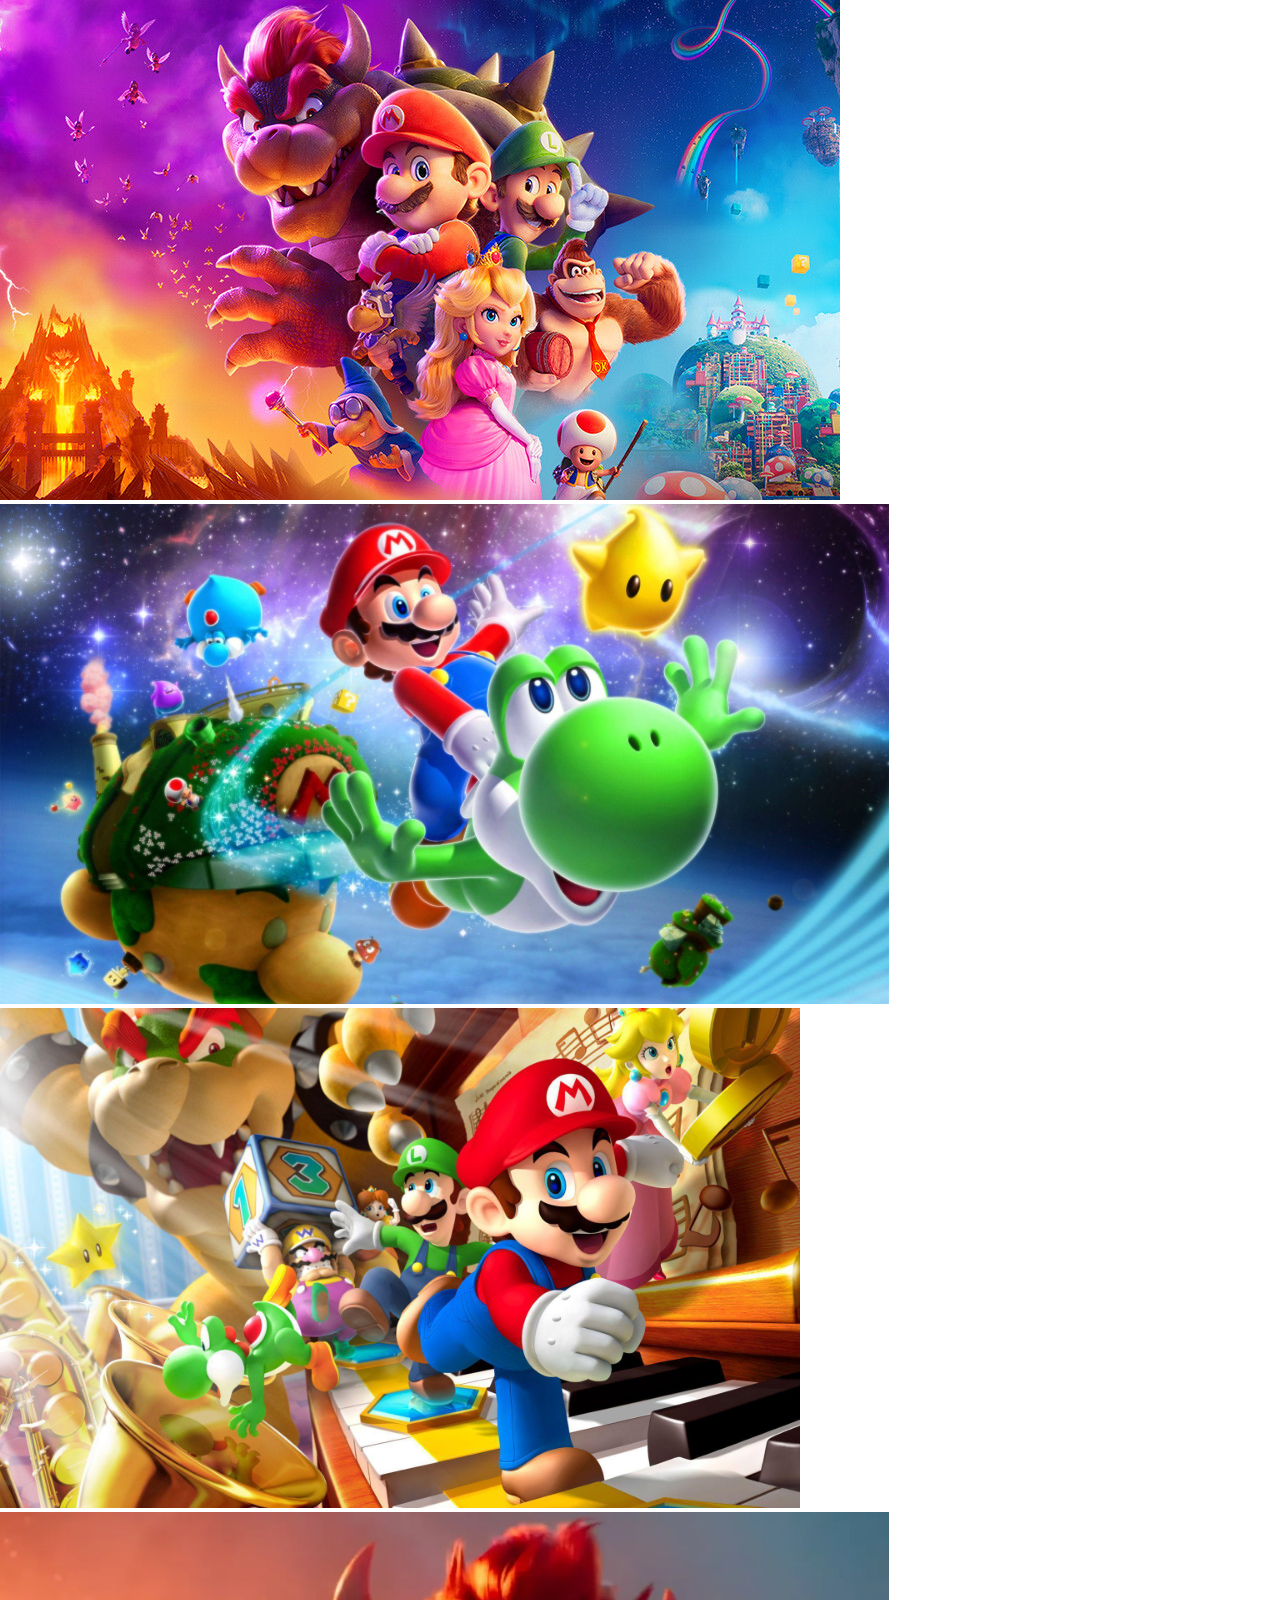
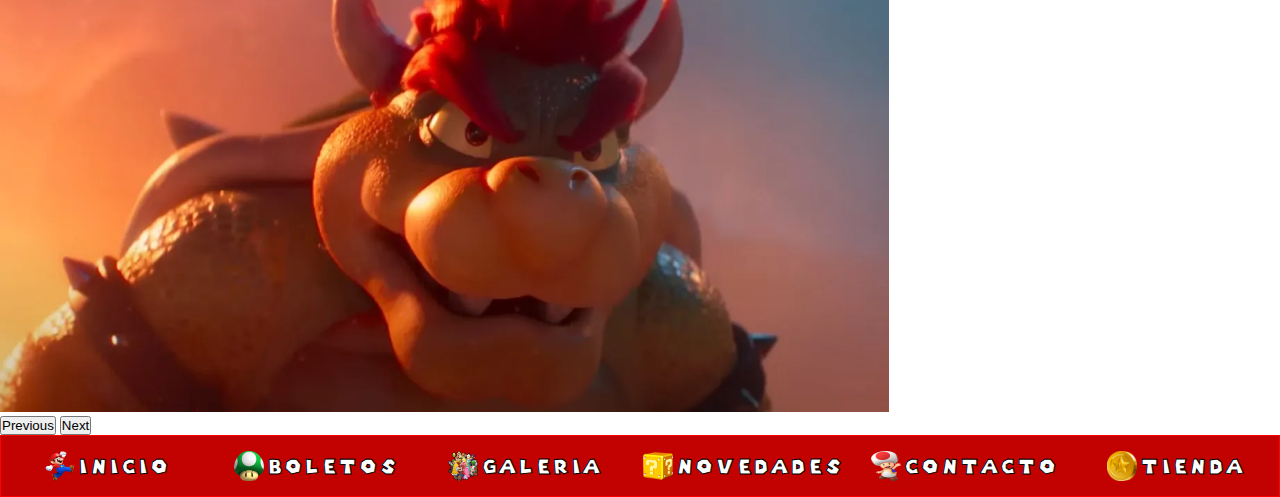
<file: php/index3.html>
<!DOCTYPE html>
<html lang="en">
<head>
    <meta charset="UTF-8">
    <meta http-equiv="X-UA-Compatible" content="IE=edge">
    <meta name="viewport" content="width=device-width, initial-scale=1.0">
    <title>Mario Bros</title>
    <link rel="icon" href="../img/icon-hongo.png">
    <!--Bootstrap-->
    <link href="https://cdn.jsdelivr.net/npm/bootstrap@5.3.0-alpha3/dist/css/bootstrap.min.css" rel="stylesheet" integrity="sha384-KK94CHFLLe+nY2dmCWGMq91rCGa5gtU4mk92HdvYe+M/SXH301p5ILy+dN9+nJOZ" crossorigin="anonymous">
   <!--CSS-->
   <link rel="stylesheet" href="../css/style3.css">
    <!--FONTS-->
</head>
<body>
<img src="../img/icon-menu-jam.jpeg" alt="menu" class="ham-menu">

<div id="carouselExampleAutoplaying" class="carousel slide" data-bs-ride="carousel">
  <div class="carousel-inner">
    <div class="carousel-item active">
      <img src="../img/Banner.jpeg" class="d-block w-100" alt="...">
    </div>
    <div class="carousel-item">
      <img src="../img/tokaayz2e1i6398t.jpeg" class="d-block w-100" alt="...">
    </div>
    <div class="carousel-item">
      <img src="../img/26539.jpeg" class="d-block w-100" alt="...">
    </div>
    <div class="carousel-item">
      <img src="../img/bowser.jpg" class="d-block w-100" alt="...">
    </div>
  </div>
  <button class="carousel-control-prev" type="button" data-bs-target="#carouselExampleAutoplaying" data-bs-slide="prev">
    <span class="carousel-control-prev-icon" aria-hidden="true"></span>
    <span class="visually-hidden">Previous</span>
  </button>
  <button class="carousel-control-next" type="button" data-bs-target="#carouselExampleAutoplaying" data-bs-slide="next">
    <span class="carousel-control-next-icon" aria-hidden="true"></span>
    <span class="visually-hidden">Next</span>
  </button>
</div>
<!--menu-->
<nav class="nav-menu">
  <ul class="nav-ul">
    <li class="nav-item inicio"><img src="../img/icon-mario-saltando.jpg" alt="mario" class="icon-menu"> inicio</li>
    <li class="nav-item boletos"><img src="../img/icon-hongo-verde.jpg" alt="mario" class="icon-menu"> Boletos</li>
    <li class="nav-item galeria"><img src="../img/icon-collage-mario.jpg" alt="mario" class="icon-menu"> Galeria</li>
    <li class="nav-item novedades"><img src="../img/icon-bloque.jpg" alt="mario" class="icon-menu"> Novedades</li>
    <li class="nav-item contacto"><img src="../img/icon-toad.jpg" alt="mario" class="icon-menu"> Contacto</li>
    <li class="nav-item tienda"><img src="../img/icon-star-coin.jpg" alt="mario" class="icon-menu"> Tienda</li>  
  </ul>
</nav>

<!--Js-->
<script src="https://cdn.jsdelivr.net/npm/bootstrap@5.3.0-alpha3/dist/js/bootstrap.bundle.min.js" integrity="sha384-ENjdO4Dr2bkBIFxQpeoTz1HIcje39Wm4jDKdf19U8gI4ddQ3GYNS7NTKfAdVQSZe" crossorigin="anonymous"></script>
<script src="../js/script.js"></script>
</body>
</html>
</file>
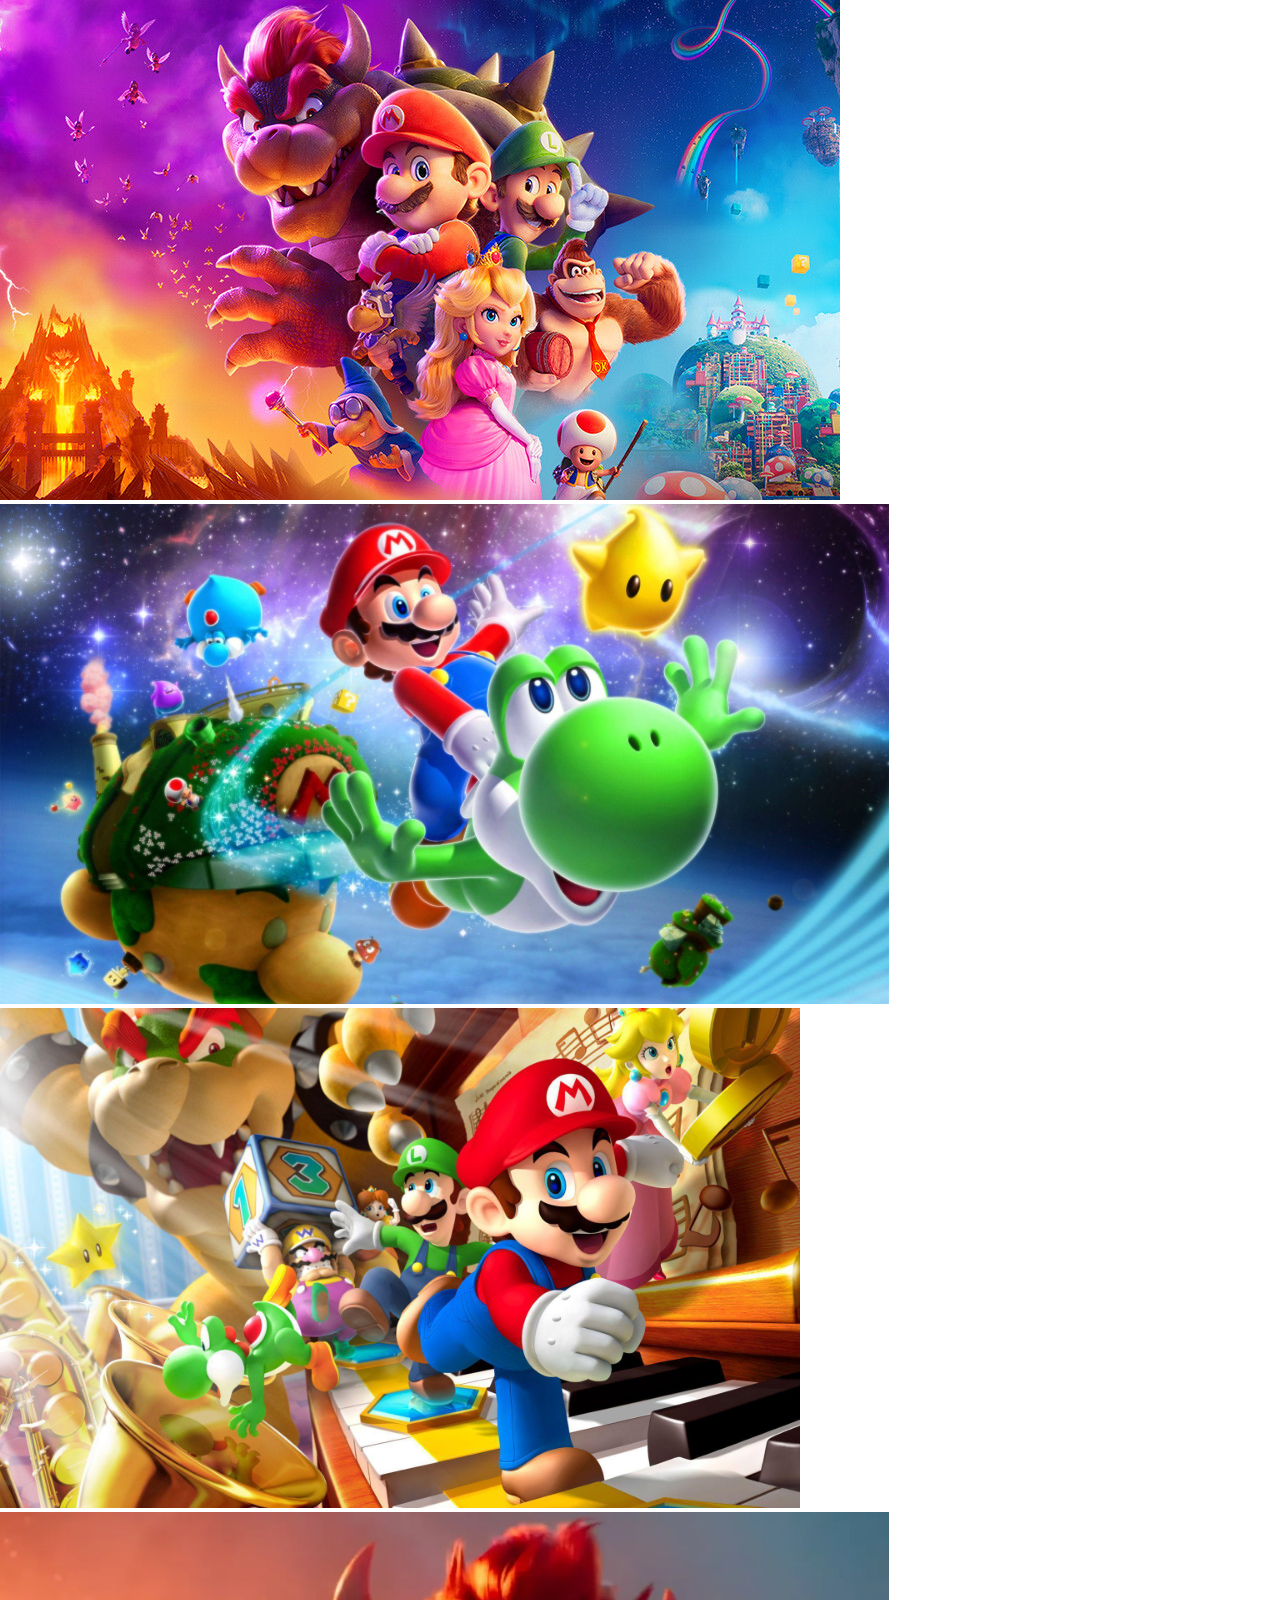
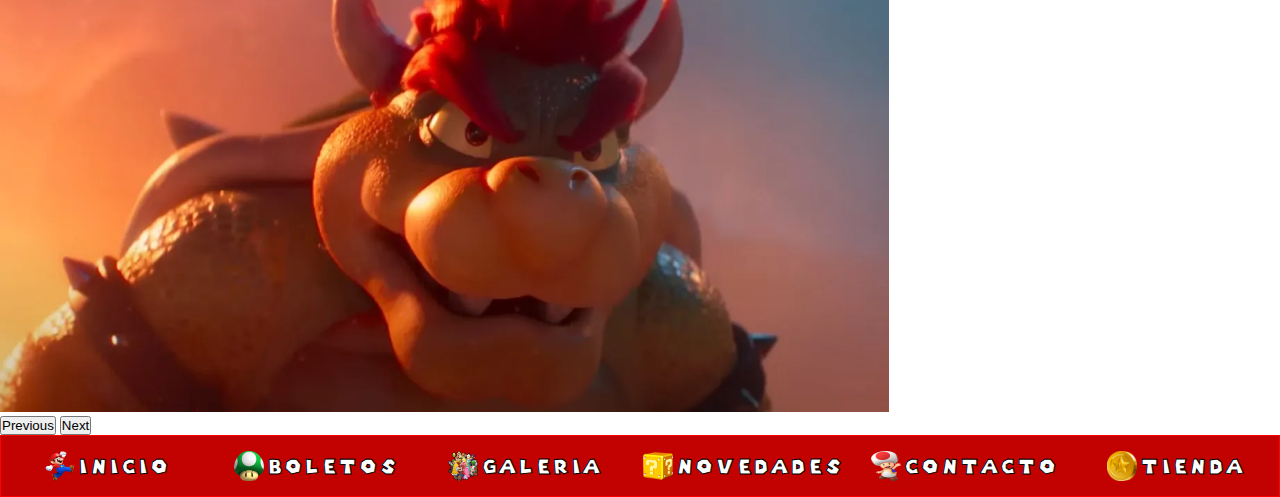
<file: php/index4.html>
<!DOCTYPE html>
<html lang="en">
<head>
    <meta charset="UTF-8">
    <meta http-equiv="X-UA-Compatible" content="IE=edge">
    <meta name="viewport" content="width=device-width, initial-scale=1.0">
    <title>Mario Bros</title>
    <link rel="icon" href="../img/icon-hongo.png">
    <!--Bootstrap-->
    <link href="https://cdn.jsdelivr.net/npm/bootstrap@5.3.0-alpha3/dist/css/bootstrap.min.css" rel="stylesheet" integrity="sha384-KK94CHFLLe+nY2dmCWGMq91rCGa5gtU4mk92HdvYe+M/SXH301p5ILy+dN9+nJOZ" crossorigin="anonymous">
   <!--CSS-->
   <link rel="stylesheet" href="../css/style4.css">
    <!--FONTS-->
</head>
<body>
<img src="../img/icon-menu-jam.jpeg" alt="menu" class="ham-menu">

<div id="carouselExampleAutoplaying" class="carousel slide" data-bs-ride="carousel">
  <div class="carousel-inner">
    <div class="carousel-item active">
      <img src="../img/Banner.jpeg" class="d-block w-100" alt="...">
    </div>
    <div class="carousel-item">
      <img src="../img/tokaayz2e1i6398t.jpeg" class="d-block w-100" alt="...">
    </div>
    <div class="carousel-item">
      <img src="../img/26539.jpeg" class="d-block w-100" alt="...">
    </div>
    <div class="carousel-item">
      <img src="../img/bowser.jpg" class="d-block w-100" alt="...">
    </div>
  </div>
  <button class="carousel-control-prev" type="button" data-bs-target="#carouselExampleAutoplaying" data-bs-slide="prev">
    <span class="carousel-control-prev-icon" aria-hidden="true"></span>
    <span class="visually-hidden">Previous</span>
  </button>
  <button class="carousel-control-next" type="button" data-bs-target="#carouselExampleAutoplaying" data-bs-slide="next">
    <span class="carousel-control-next-icon" aria-hidden="true"></span>
    <span class="visually-hidden">Next</span>
  </button>
</div>
<!--menu-->
<nav class="nav-menu">
  <ul class="nav-ul">
    <li class="nav-item inicio"><img src="../img/icon-mario-saltando.jpg" alt="mario" class="icon-menu"> inicio</li>
    <li class="nav-item boletos"><img src="../img/icon-hongo-verde.jpg" alt="mario" class="icon-menu"> Boletos</li>
    <li class="nav-item galeria"><img src="../img/icon-collage-mario.jpg" alt="mario" class="icon-menu"> Galeria</li>
    <li class="nav-item novedades"><img src="../img/icon-bloque.jpg" alt="mario" class="icon-menu"> Novedades</li>
    <li class="nav-item contacto"><img src="../img/icon-toad.jpg" alt="mario" class="icon-menu"> Contacto</li>
    <li class="nav-item tinda"><img src="../img/icon-star-coin.jpg" alt="mario" class="icon-menu"> Tienda</li>  
  </ul>
</nav>

<!--Js-->
<script src="https://cdn.jsdelivr.net/npm/bootstrap@5.3.0-alpha3/dist/js/bootstrap.bundle.min.js" integrity="sha384-ENjdO4Dr2bkBIFxQpeoTz1HIcje39Wm4jDKdf19U8gI4ddQ3GYNS7NTKfAdVQSZe" crossorigin="anonymous"></script>
<script src="../js/script.js"></script>
</body>
</html>
</file>
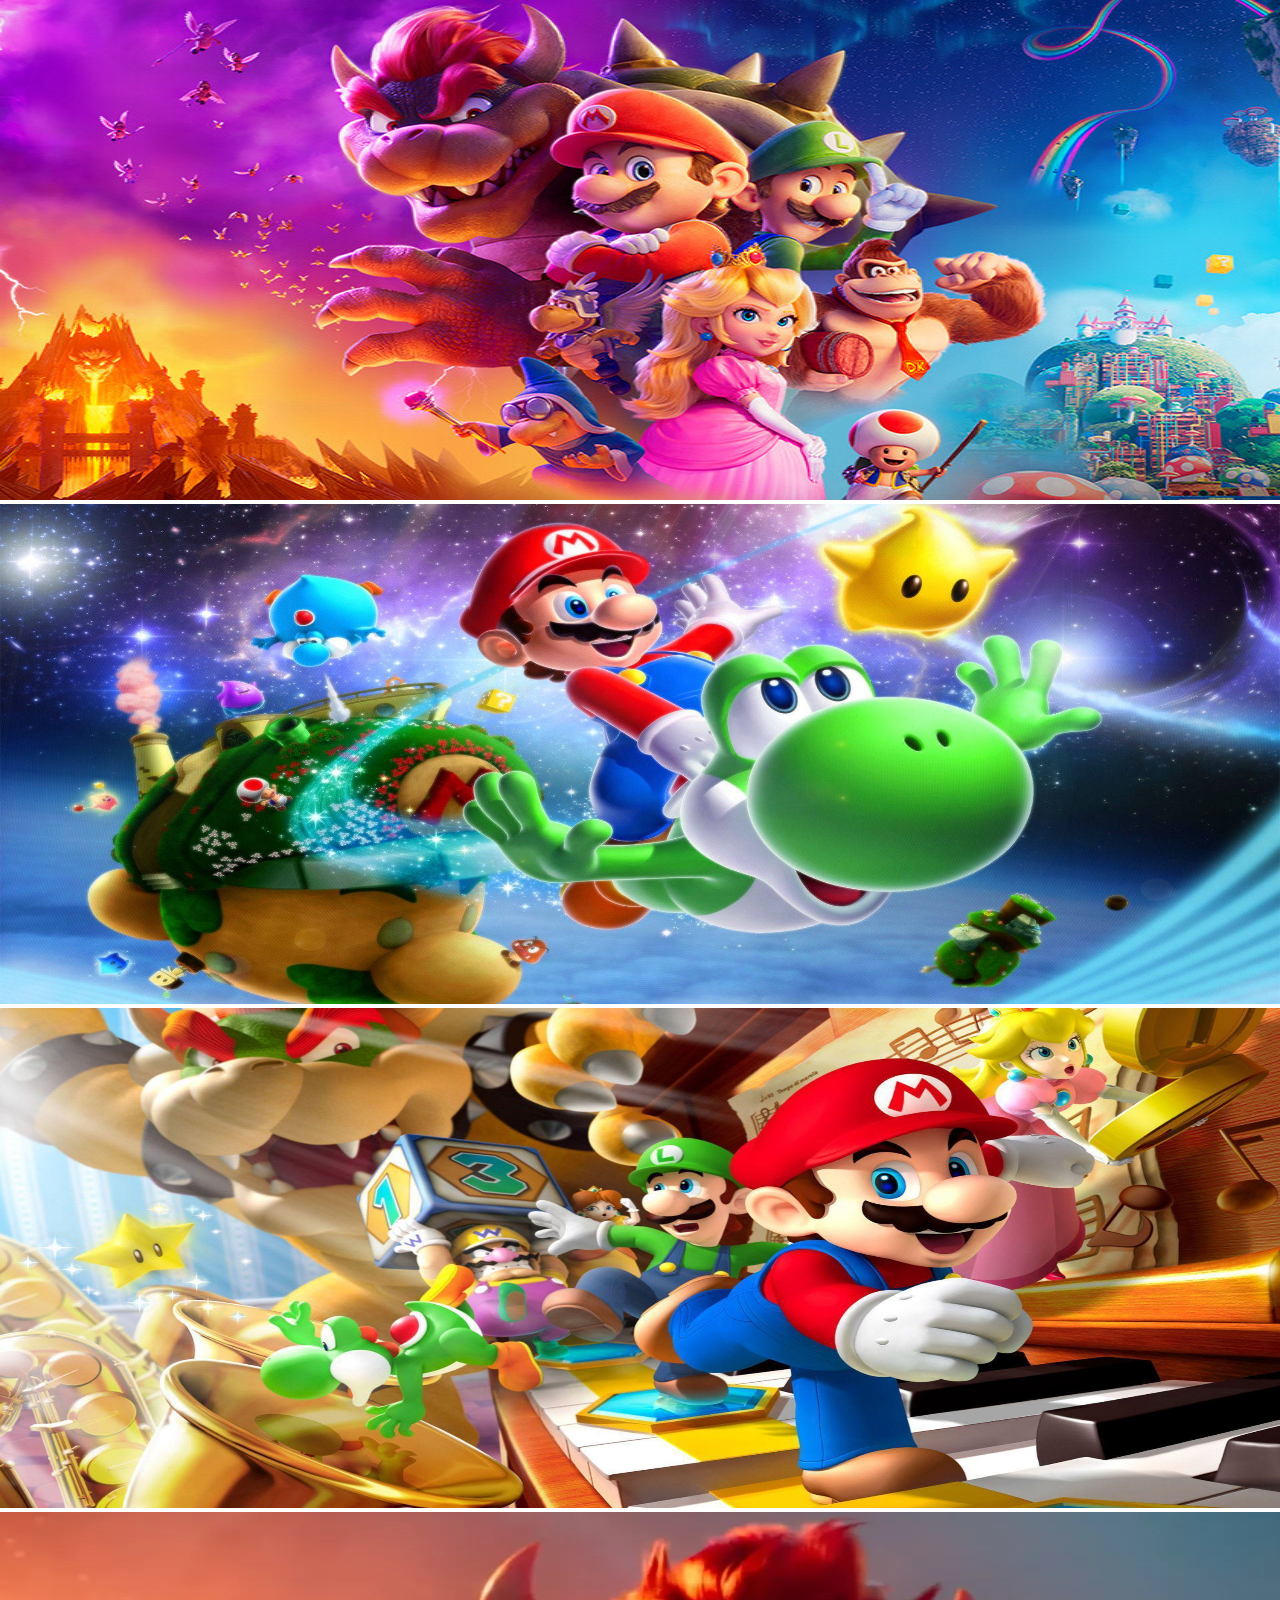
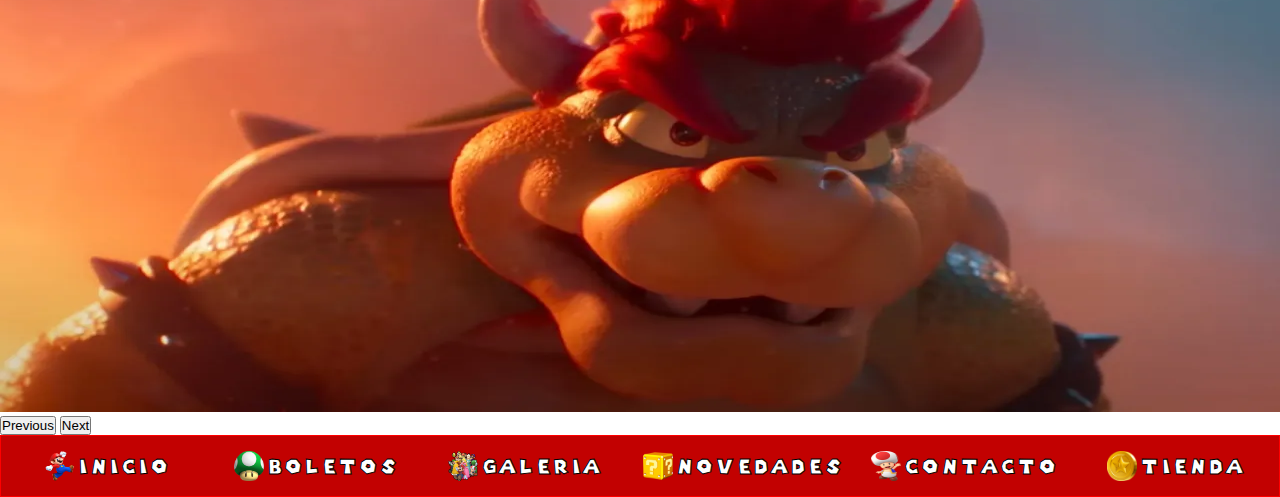
<file: php/index5.html>
<!DOCTYPE html>
<html lang="en">
<head>
    <meta charset="UTF-8">
    <meta http-equiv="X-UA-Compatible" content="IE=edge">
    <meta name="viewport" content="width=device-width, initial-scale=1.0">
    <title>Mario Bros</title>
    <link rel="icon" href="../img/icon-hongo.png">
    <!--Bootstrap-->
    <link href="https://cdn.jsdelivr.net/npm/bootstrap@5.3.0-alpha3/dist/css/bootstrap.min.css" rel="stylesheet" integrity="sha384-KK94CHFLLe+nY2dmCWGMq91rCGa5gtU4mk92HdvYe+M/SXH301p5ILy+dN9+nJOZ" crossorigin="anonymous">
   <!--CSS-->
   <link rel="stylesheet" href="../css/style5.css">
    <!--FONTS-->
</head>
<body>
<img src="../img/icon-menu-jam.jpeg" alt="menu" class="ham-menu">

<div id="carouselExampleAutoplaying" class="carousel slide" data-bs-ride="carousel">
  <div class="carousel-inner">
    <div class="carousel-item active">
      <img src="../img/Banner.jpeg" class="d-block w-100" alt="...">
    </div>
    <div class="carousel-item">
      <img src="../img/tokaayz2e1i6398t.jpeg" class="d-block w-100" alt="...">
    </div>
    <div class="carousel-item">
      <img src="../img/26539.jpeg" class="d-block w-100" alt="...">
    </div>
    <div class="carousel-item">
      <img src="../img/bowser.jpg" class="d-block w-100" alt="...">
    </div>
  </div>
  <button class="carousel-control-prev" type="button" data-bs-target="#carouselExampleAutoplaying" data-bs-slide="prev">
    <span class="carousel-control-prev-icon" aria-hidden="true"></span>
    <span class="visually-hidden">Previous</span>
  </button>
  <button class="carousel-control-next" type="button" data-bs-target="#carouselExampleAutoplaying" data-bs-slide="next">
    <span class="carousel-control-next-icon" aria-hidden="true"></span>
    <span class="visually-hidden">Next</span>
  </button>
</div>
<!--menu-->
<nav class="nav-menu">
  <ul class="nav-ul">
    <li class="nav-item inicio"><img src="../img/icon-mario-saltando.jpg" alt="mario" class="icon-menu"> inicio</li>
    <li class="nav-item boletos"><img src="../img/icon-hongo-verde.jpg" alt="mario" class="icon-menu"> Boletos</li>
    <li class="nav-item galeria"><img src="../img/icon-collage-mario.jpg" alt="mario" class="icon-menu"> Galeria</li>
    <li class="nav-item novedades"><img src="../img/icon-bloque.jpg" alt="mario" class="icon-menu"> Novedades</li>
    <li class="nav-item contacto"><img src="../img/icon-toad.jpg" alt="mario" class="icon-menu"> Contacto</li>
    <li class="nav-item tienda"><img src="../img/icon-star-coin.jpg" alt="mario" class="icon-menu"> Tienda</li>  
  </ul>
</nav>

<!--Js-->
<script src="https://cdn.jsdelivr.net/npm/bootstrap@5.3.0-alpha3/dist/js/bootstrap.bundle.min.js" integrity="sha384-ENjdO4Dr2bkBIFxQpeoTz1HIcje39Wm4jDKdf19U8gI4ddQ3GYNS7NTKfAdVQSZe" crossorigin="anonymous"></script>
<script src="../js/script.js"></script>
</body>
</html>
</file>
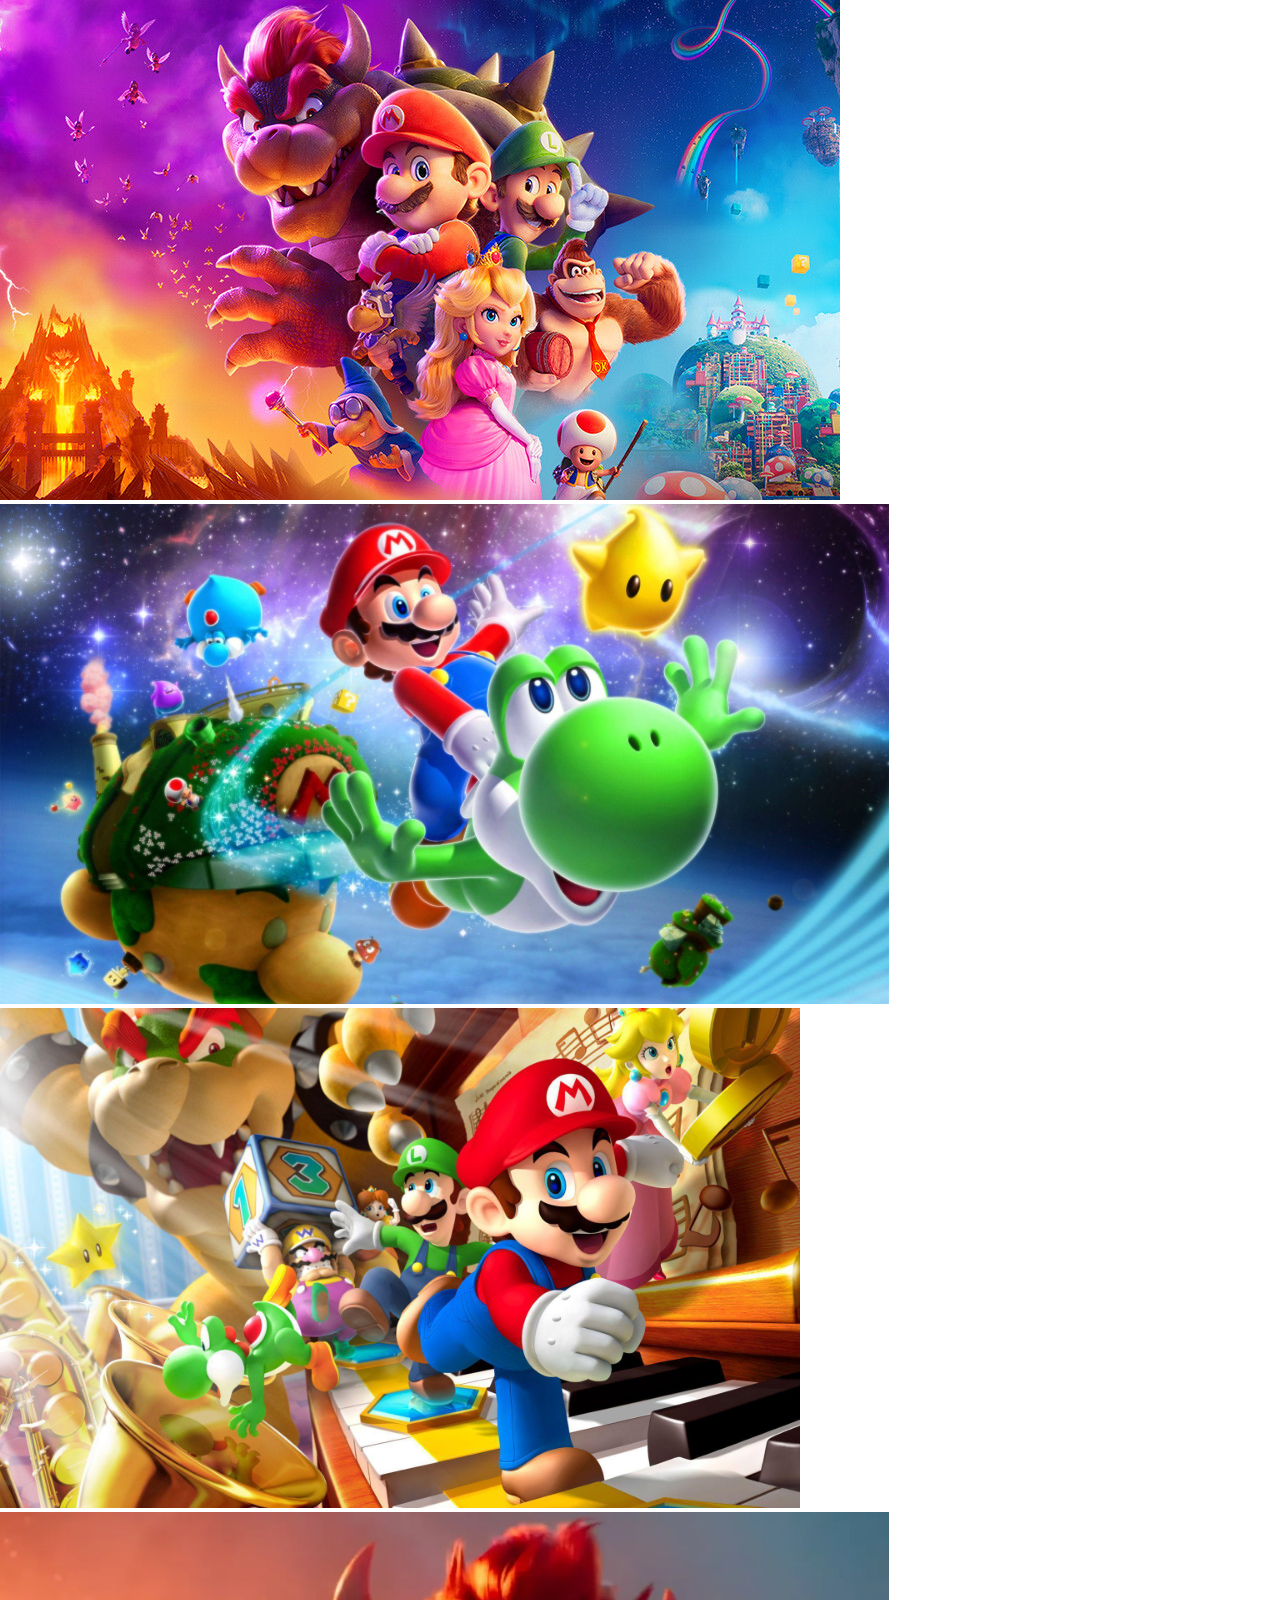
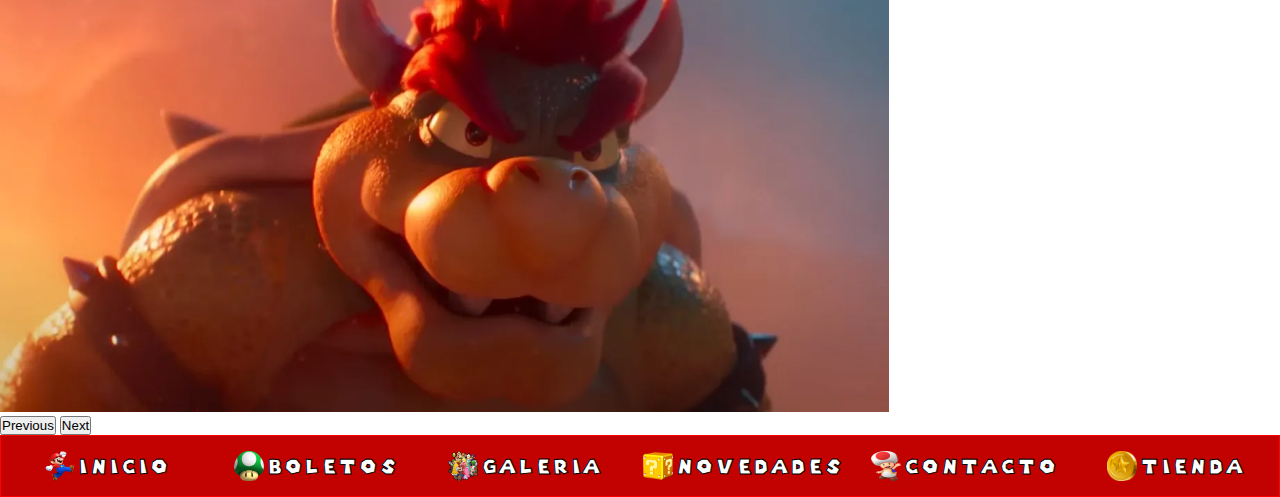
<file: php/index6.html>
<!DOCTYPE html>
<html lang="en">
<head>
    <meta charset="UTF-8">
    <meta http-equiv="X-UA-Compatible" content="IE=edge">
    <meta name="viewport" content="width=device-width, initial-scale=1.0">
    <title>Mario Bros</title>
    <link rel="icon" href="../img/icon-hongo.png">
    <!--Bootstrap-->
    <link href="https://cdn.jsdelivr.net/npm/bootstrap@5.3.0-alpha3/dist/css/bootstrap.min.css" rel="stylesheet" integrity="sha384-KK94CHFLLe+nY2dmCWGMq91rCGa5gtU4mk92HdvYe+M/SXH301p5ILy+dN9+nJOZ" crossorigin="anonymous">
   <!--CSS-->
   <link rel="stylesheet" href="../css/style6.css">
    <!--FONTS-->
</head>
<body>
<img src="../img/icon-menu-jam.jpeg" alt="menu" class="ham-menu">

<div id="carouselExampleAutoplaying" class="carousel slide" data-bs-ride="carousel">
  <div class="carousel-inner">
    <div class="carousel-item active">
      <img src="../img/Banner.jpeg" class="d-block w-100" alt="...">
    </div>
    <div class="carousel-item">
      <img src="../img/tokaayz2e1i6398t.jpeg" class="d-block w-100" alt="...">
    </div>
    <div class="carousel-item">
      <img src="../img/26539.jpeg" class="d-block w-100" alt="...">
    </div>
    <div class="carousel-item">
      <img src="../img/bowser.jpg" class="d-block w-100" alt="...">
    </div>
  </div>
  <button class="carousel-control-prev" type="button" data-bs-target="#carouselExampleAutoplaying" data-bs-slide="prev">
    <span class="carousel-control-prev-icon" aria-hidden="true"></span>
    <span class="visually-hidden">Previous</span>
  </button>
  <button class="carousel-control-next" type="button" data-bs-target="#carouselExampleAutoplaying" data-bs-slide="next">
    <span class="carousel-control-next-icon" aria-hidden="true"></span>
    <span class="visually-hidden">Next</span>
  </button>
</div>
<!--menu-->
<nav class="nav-menu">
  <ul class="nav-ul">
    <li class="nav-item inicio"><img src="../img/icon-mario-saltando.jpg" alt="mario" class="icon-menu"> inicio</li>
    <li class="nav-item boletos"><img src="../img/icon-hongo-verde.jpg" alt="mario" class="icon-menu"> Boletos</li>
    <li class="nav-item galeria"><img src="../img/icon-collage-mario.jpg" alt="mario" class="icon-menu"> Galeria</li>
    <li class="nav-item novedades"><img src="../img/icon-bloque.jpg" alt="mario" class="icon-menu"> Novedades</li>
    <li class="nav-item contacto"><img src="../img/icon-toad.jpg" alt="mario" class="icon-menu"> Contacto</li>
    <li class="nav-item tienda"><img src="../img/icon-star-coin.jpg" alt="mario" class="icon-menu"> Tienda</li>  
  </ul>
</nav>

<!--Js-->
<script src="https://cdn.jsdelivr.net/npm/bootstrap@5.3.0-alpha3/dist/js/bootstrap.bundle.min.js" integrity="sha384-ENjdO4Dr2bkBIFxQpeoTz1HIcje39Wm4jDKdf19U8gI4ddQ3GYNS7NTKfAdVQSZe" crossorigin="anonymous"></script>
<script src="../js/script.js"></script>
</body>
</html>
</file>
<file: css/style2.css>
@font-face {
    font-family: 'SuperMario256';
    src: url('../fonts/SuperMario256.ttf') format('truetype');
  }
  
*{
margin:0;
padding: 0;
}

.d-block{
    height: 500px;
    position: relative;
}

.ham-menu{
width: 90px;
height: 90px;
position: absolute;
z-index: 1000;
margin: 20px;
visibility: hidden;
background-color: #b006ff;
border-radius: 100%;
}

.nav-menu{
/* height: 50px; */
border: 1px red solid;
background-color: #c20101;
padding: 0;
margin: 0;
}

.nav-ul{
display: flex;
justify-content: space-around;
align-items: center;
/* height: inherit; */
margin: 0;
padding: 0px;

}

.nav-item{
list-style: none;
font-family: 'SuperMario256',sans-serif;
color:white;
font-size: 20px;
letter-spacing: 5px;
-webkit-text-stroke: 1px black;
margin: 0;
height: inherit;
width: 100%;
padding: 10px;
cursor: pointer;
display: flex;
justify-content: center;
align-items: center;
flex-wrap: nowrap;
}

.nav-item:hover{
    background-color: #ff0000;
    font-size: 25px;
}

.icon-menu{
height: 30px;
width: 30px;
margin: 5px;
}

/*contenido*/

.contenido{
background-color: #333333;
padding: 50px 0;
}

.title-reserv{
color: white;
font-family: 'SuperMario256';
text-align: center;
border-top: 5px solid white;
border-bottom: 5px solid white;
padding: 20px;
}

.form-container{
display: flex;
justify-content: center;
flex-wrap: wrap;
align-items: center;
}

#reserva-form{
color: white;
display: flex;
flex-direction: column;
padding: 50px;
font-size: 30px;
font-family: 'Montserrat', sans-serif;
}

#nombre, #correo, #cantidad{
border: 4px solid rgb(184, 184, 184);
border-radius: 20px;
width: 600px;
height: 50px;
font-family: 20px;
}


#nombre{
background-image: url('../img/icon-mario-nombre.webp');
background-position: 15px;
background-size: 35px 35px;
background-repeat: no-repeat;
padding-left: 60px;

}

#correo{
    background-image: url('../img/flor-icon.png');
    background-position: 15px;
    background-size: 35px 35px;
    background-repeat: no-repeat;
    padding-left: 60px;
    font-size: 25px;
    }
#cantidad{
    background-image: url('../img/nube.png');
    background-position: 15px;
    background-size: 35px 35px;
    background-repeat: no-repeat;
    padding-left: 60px;
    font-size: 25px;
}

.btn-enviar-reserva{
border-radius: 50px;
height: 70;
text-transform: uppercase;
border: 5px solid green;
color: green;
font-weight: bolder;
}

footer{
    background-color: #c10808;
    color: white;
    height: 50px;
    display: flex;
    align-items: center;
    justify-content: center;
    }
/*Responsive*/
@media(max-width: 1140px){
.nav-item{
display: flex;
flex-wrap: wrap;
flex-direction: column;
}
}


@media (max-width: 895px){

.ham-menu{
visibility: visible;
margin: 10px;
z-index: 2000;
}

.nav-menu{
border: 1px solid green;
position: absolute;
top: 0;
z-index: 1000;
width: 100%;
background-color: #ff0000a5;
height: 100vh;
padding-top: 110px;

}
.active{
    display: none;
}

.nav-ul{
display:block;
padding: 0;
padding: 10px 0;
}

.nav-item{
display: flex;
flex-direction: column;
align-items: center;
justify-content: center;
border: #c10808 1px solid;
margin: 0;
}

}
</file>
<file: css/style3.css>
@font-face {
    font-family: 'SuperMario256';
    src: url('../fonts/SuperMario256.ttf') format('truetype');
  }
  
*{
margin:0;
padding: 0;
}

.d-block{
    height: 500px;
    position: relative;
}

.ham-menu{
width: 90px;
height: 90px;
position: absolute;
z-index: 1000;
margin: 20px;
visibility: hidden;
background-color: #b006ff;
border-radius: 100%;
}

.nav-menu{
/* height: 50px; */
border: 1px red solid;
background-color: #c20101;
padding: 0;
margin: 0;
}

.nav-ul{
display: flex;
justify-content: space-around;
align-items: center;
/* height: inherit; */
margin: 0;
padding: 0px;

}

.nav-item{
list-style: none;
font-family: 'SuperMario256',sans-serif;
color:white;
font-size: 20px;
letter-spacing: 5px;
-webkit-text-stroke: 1px black;
margin: 0;
height: inherit;
width: 100%;
padding: 10px;
cursor: pointer;
display: flex;
justify-content: center;
align-items: center;
flex-wrap: nowrap;
}
.nav-item:hover{
    background-color: #ff0000;
    font-size: 25px;
}

.icon-menu{
height: 30px;
width: 30px;
margin: 5px;
}

.galeria-contenedor{
background-color: #2b2b2b;
padding-top: 20px;
}

h1{
padding: 20px;
text-align: center;
border-bottom: 5px solid white;
border-top: 5px solid white;
font-family: 'SuperMario256';
color: white;
}

h2{
    padding: 20px;
    font-family: 'SuperMario256';
    color: white;
}
.galery {
    display: grid;
    grid-template-columns: repeat(5, 1fr);
    grid-template-rows: minmax(100px,auto);
    gap: 10px;
  }

  figure {
    margin: 0;
    text-align: center;
    margin-bottom: 90px;
  }

  .img-galery {
    max-width: 100%;
    height: 100%;
    margin-bottom: 20px;

  }

  figcaption {
    font-size: 20px;
    font-style: italic;
    color: white;
    margin-top: 10px;
  }

  footer{
    background-color: #c10808;
    color: white;
    height: 50px;
    display: flex;
    align-items: center;
    justify-content: center;
    }

/*Responsive*/
@media(max-width: 1140px){
.nav-item{
display: flex;
flex-wrap: wrap;
flex-direction: column;
}
}


@media (max-width: 895px){

.ham-menu{
visibility: visible;
margin: 10px;
z-index: 2000;
}

.nav-menu{
border: 1px solid green;
position: absolute;
top: 0;
z-index: 1000;
width: 100%;
background-color: #ff0000a5;
height: 100vh;
padding-top: 110px;

}
.active{
    display: none;
}

.nav-ul{
display:block;
padding: 0;
padding: 10px 0;
}

.nav-item{
display: flex;
flex-direction: column;
align-items: center;
justify-content: center;
border: #c10808 1px solid;
margin: 0;
}

}
</file>
<file: css/style4.css>
@font-face {
    font-family: 'SuperMario256';
    src: url('../fonts/SuperMario256.ttf') format('truetype');
  }
  
*{
margin:0;
padding: 0;
}

.d-block{
    height: 500px;
    position: relative;
}

.ham-menu{
width: 90px;
height: 90px;
position: absolute;
z-index: 1000;
margin: 20px;
visibility: hidden;
background-color: #b006ff;
border-radius: 100%;
}

.nav-menu{
/* height: 50px; */
border: 1px red solid;
background-color: #c20101;
padding: 0;
margin: 0;
}

.nav-ul{
display: flex;
justify-content: space-around;
align-items: center;
/* height: inherit; */
margin: 0;
padding: 0px;

}

.nav-item{
list-style: none;
font-family: 'SuperMario256',sans-serif;
color:white;
font-size: 20px;
letter-spacing: 5px;
-webkit-text-stroke: 1px black;
margin: 0;
height: inherit;
width: 100%;
padding: 10px;
cursor: pointer;
display: flex;
justify-content: center;
align-items: center;
flex-wrap: nowrap;
}

.nav-item:hover{
    background-color: #ff0000;
    font-size: 25px;
}

.icon-menu{
height: 30px;
width: 30px;
margin: 5px;
}

article{
padding: 20px 300px 20px 300px ;
background-color: #333333;
}
h1{
padding: 30px 0 30px 0;
text-align: center;
font-family: 'SuperMario256', sans-serif;
color: white;
border-top: 5px solid white;
border-bottom: 5px solid white;
margin-bottom: 50px;
}

h2{
color: white;
text-align: center;
text-transform: uppercase;
margin-bottom: 20px;
}
p{
color: white;
font-size: 20px;
text-align: justify;
}
.img-noticia{
width: 100%;
}
footer{
    background-color: #c10808;
    color: white;
    height: 50px;
    display: flex;
    align-items: center;
    justify-content: center;
    }
/*Responsive*/
@media(max-width: 1140px){
.nav-item{
display: flex;
flex-wrap: wrap;
flex-direction: column;
}
}


@media (max-width: 895px){

.ham-menu{
visibility: visible;
margin: 10px;
z-index: 2000;
}

.nav-menu{
border: 1px solid green;
position: absolute;
top: 0;
z-index: 1000;
width: 100%;
background-color: #ff0000a5;
height: 100vh;
padding-top: 110px;

}
.active{
    display: none;
}

.nav-ul{
display:block;
padding: 0;
padding: 10px 0;
}

.nav-item{
display: flex;
flex-direction: column;
align-items: center;
justify-content: center;
border: #c10808 1px solid;
margin: 0;
}

}
</file>
<file: css/style5.css>
@font-face {
    font-family: 'SuperMario256';
    src: url('../fonts/SuperMario256.ttf') format('truetype');
  }
  
*{
margin:0;
padding: 0;
}

.d-block{
    height: 500px;
    position: relative;
}

.ham-menu{
width: 90px;
height: 90px;
position: absolute;
z-index: 1000;
margin: 20px;
visibility: hidden;
background-color: #b006ff;
border-radius: 100%;
}
.nav-menu{
/* height: 50px; */
border: 1px red solid;
background-color: #c20101;
padding: 0;
margin: 0;
}
.nav-ul{
display: flex;
justify-content: space-around;
align-items: center;
/* height: inherit; */
margin: 0;
padding: 0px;

}
.nav-item{
list-style: none;
font-family: 'SuperMario256',sans-serif;
color:white;
font-size: 20px;
letter-spacing: 5px;
-webkit-text-stroke: 1px black;
margin: 0;
height: inherit;
width: 100%;
padding: 10px;
cursor: pointer;
display: flex;
justify-content: center;
align-items: center;
flex-wrap: nowrap;
}
.nav-item:hover{
    background-color: #ff0000;
    font-size: 25px;
}

.icon-menu{
height: 30px;
width: 30px;
margin: 5px;
}

.contacto-container{
background-color: #333333;
padding: 50px 200px;
}




h1{
font-family: 'SuperMario256',sans-serif;
color: white;
text-align: center;
border-top: 5px white solid ;
border-bottom: 5px white solid;
padding: 20px;
}

img{
width: 100%;
}


.redes{
display: flex;
flex-wrap: wrap;
justify-content: center;
}

.red-container{
margin: 20px;
}
.img-red{
width: 100%;
height: 250px;
}
footer{
    background-color: #c10808;
    color: white;
    height: 50px;
    display: flex;
    align-items: center;
    justify-content: center;
    }
/*Responsive*/
@media(max-width: 1140px){
.nav-item{
display: flex;
flex-wrap: wrap;
flex-direction: column;
}
}


@media (max-width: 895px){

.ham-menu{
visibility: visible;
margin: 10px;
z-index: 2000;
}

.nav-menu{
border: 1px solid green;
position: absolute;
top: 0;
z-index: 1000;
width: 100%;
background-color: #ff0000a5;
height: 100vh;
padding-top: 110px;

}
.active{
    display: none;
}

.nav-ul{
display:block;
padding: 0;
padding: 10px 0;
}

.nav-item{
display: flex;
flex-direction: column;
align-items: center;
justify-content: center;
border: #c10808 1px solid;
margin: 0;
}

}
</file>
<file: css/style6.css>
@font-face {
    font-family: 'SuperMario256';
    src: url('../fonts/SuperMario256.ttf') format('truetype');
  }
  
*{
margin:0;
padding: 0;
}

.d-block{
    height: 500px;
    position: relative;
}

.ham-menu{
width: 90px;
height: 90px;
position: absolute;
z-index: 1000;
margin: 20px;
visibility: hidden;
background-color: #b006ff;
border-radius: 100%;
}
.nav-menu{
/* height: 50px; */
border: 1px red solid;
background-color: #c20101;
padding: 0;
margin: 0;
}
.nav-ul{
display: flex;
justify-content: space-around;
align-items: center;
/* height: inherit; */
margin: 0;
padding: 0px;

}
.nav-item{
list-style: none;
font-family: 'SuperMario256',sans-serif;
color:white;
font-size: 20px;
letter-spacing: 5px;
-webkit-text-stroke: 1px black;
margin: 0;
height: inherit;
width: 100%;
padding: 10px;
cursor: pointer;
display: flex;
justify-content: center;
align-items: center;
flex-wrap: nowrap;
}
.nav-item:hover{
    background-color: #ff0000;
    font-size: 25px;
}

.icon-menu{
height: 30px;
width: 30px;
margin: 5px;
}


footer{
    background-color: #c10808;
    color: white;
    height: 50px;
    display: flex;
    align-items: center;
    justify-content: center;
    }

/*Responsive*/
@media(max-width: 1140px){
.nav-item{
display: flex;
flex-wrap: wrap;
flex-direction: column;
}
}


@media (max-width: 895px){

.ham-menu{
visibility: visible;
margin: 10px;
z-index: 2000;
}

.nav-menu{
border: 1px solid green;
position: absolute;
top: 0;
z-index: 1000;
width: 100%;
background-color: #ff0000a5;
height: 100vh;
padding-top: 110px;

}
.active{
    display: none;
}

.nav-ul{
display:block;
padding: 0;
padding: 10px 0;
}

.nav-item{
display: flex;
flex-direction: column;
align-items: center;
justify-content: center;
border: #c10808 1px solid;
margin: 0;
}

}
</file>
